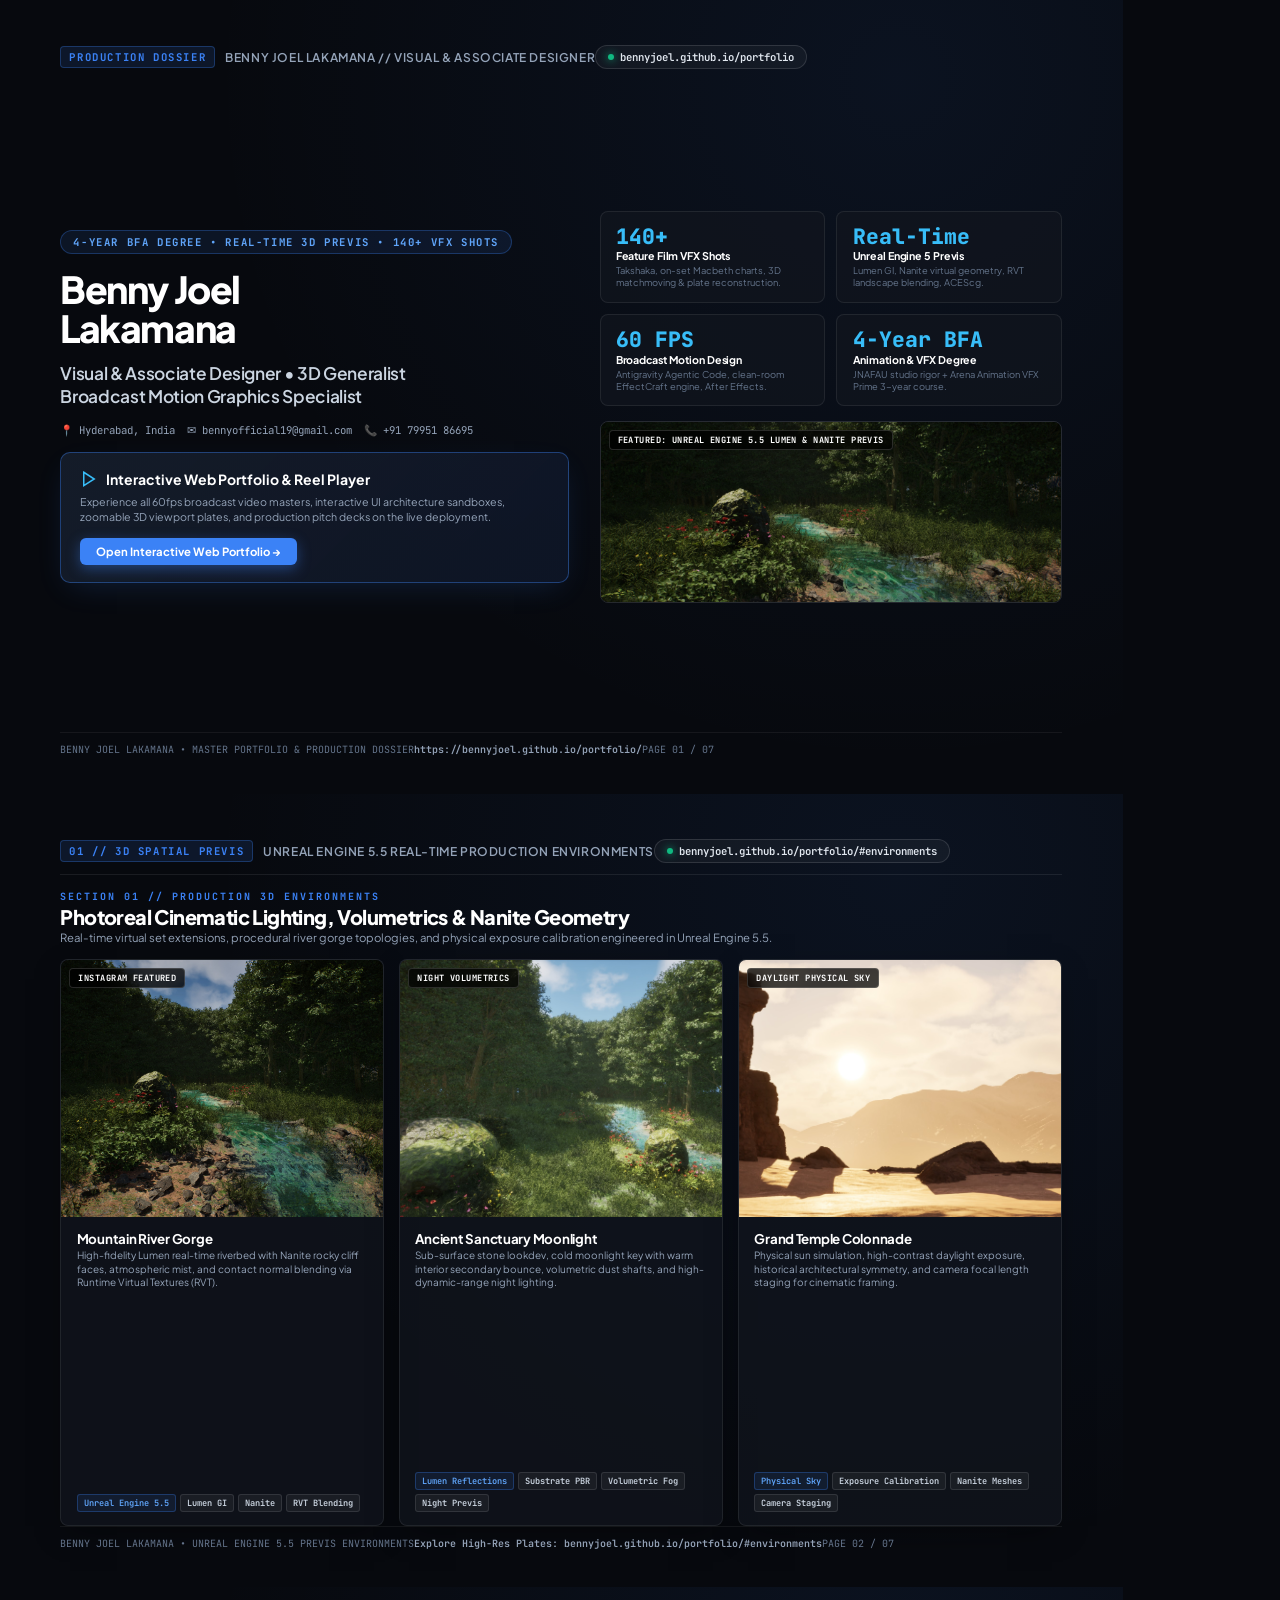
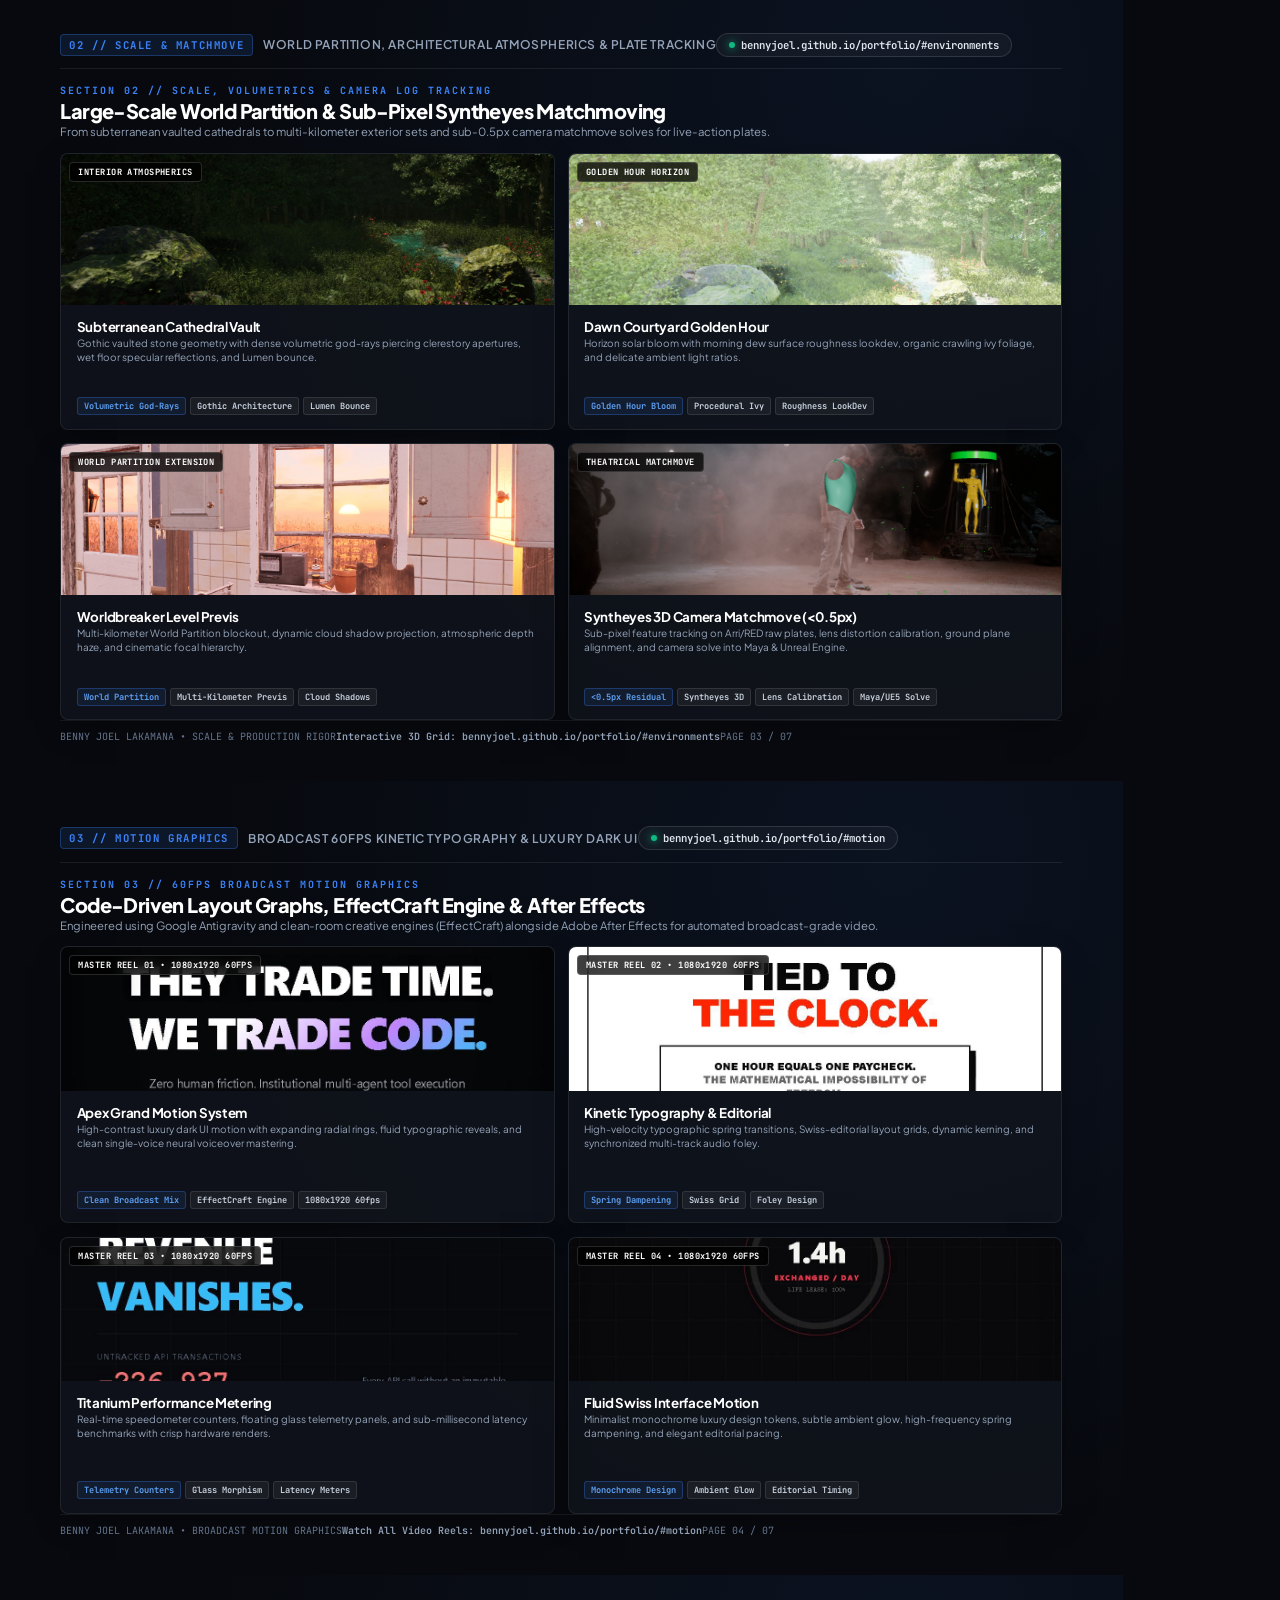
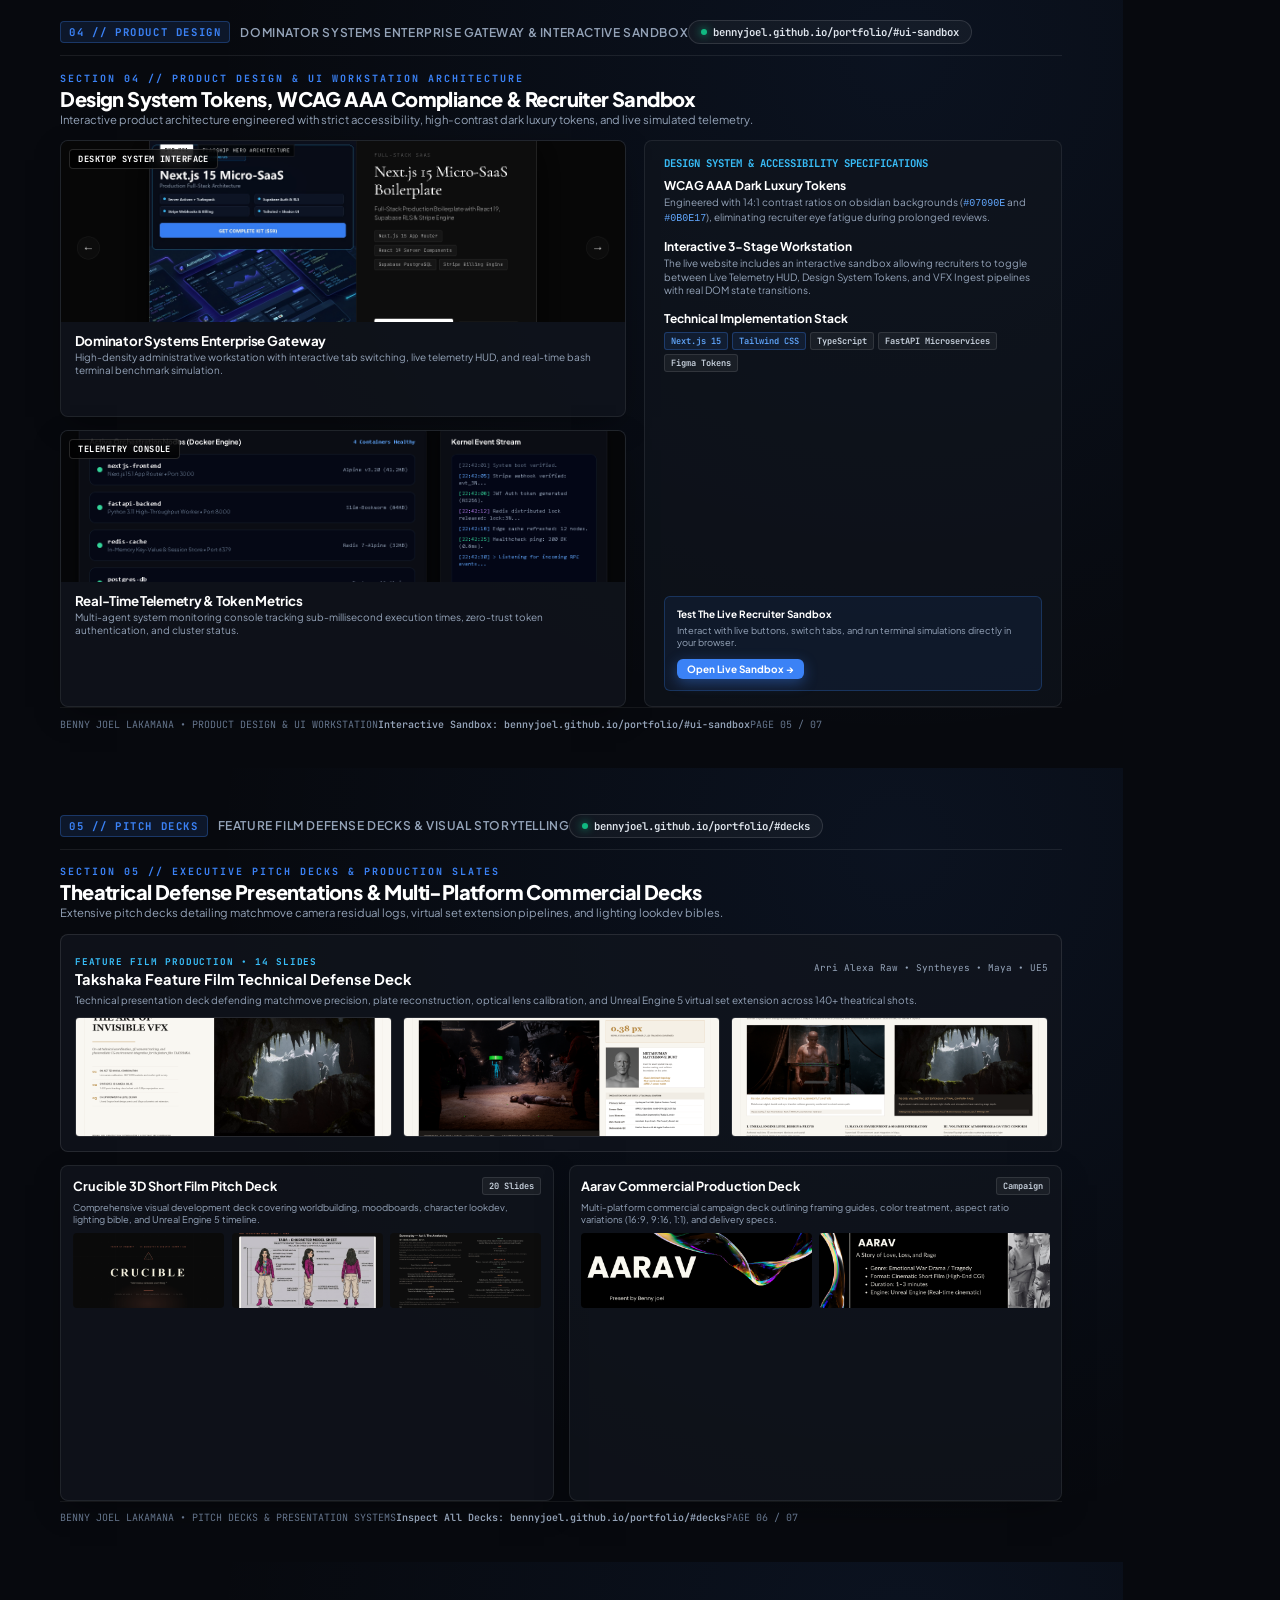
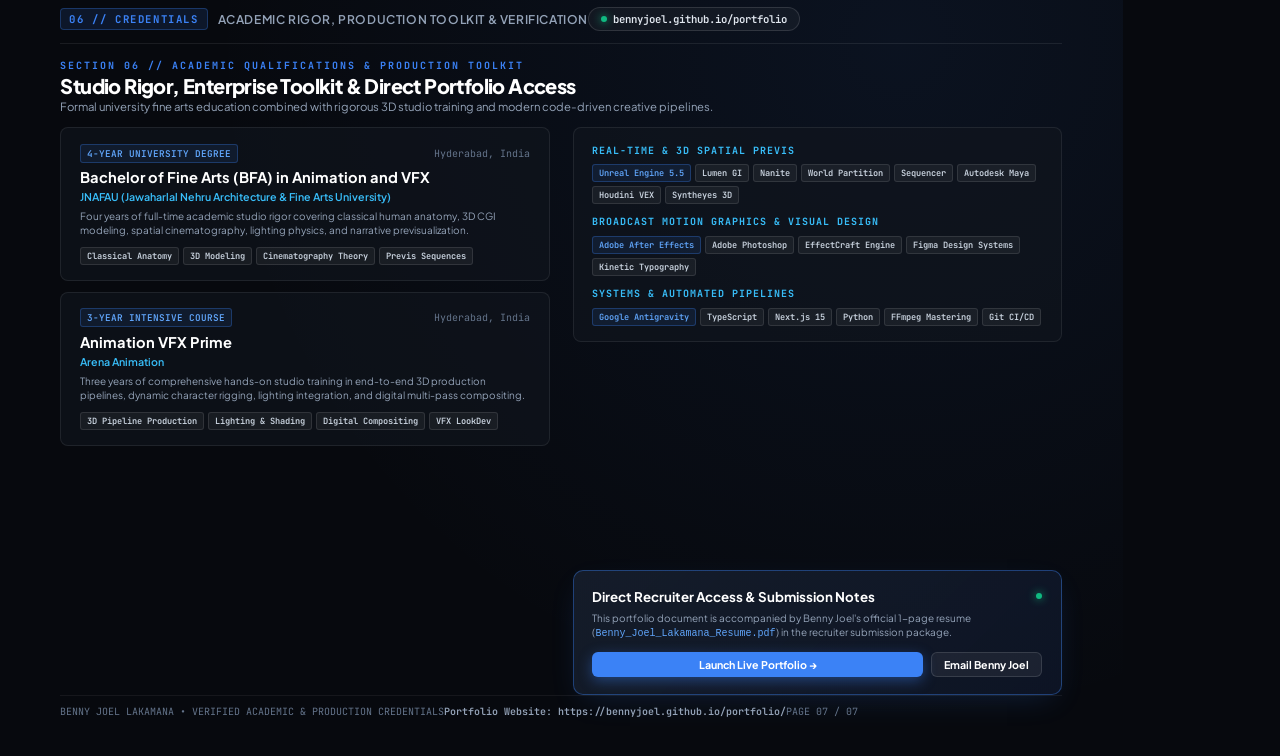
<file: Benny_Joel_Lakamana_Portfolio.html>
<!DOCTYPE html>
<html lang="en">
<head>
<meta charset="UTF-8">
<title>Benny Joel Lakamana — Master Portfolio & Production Dossier</title>
<style>
  @import url('https://fonts.googleapis.com/css2?family=Plus+Jakarta+Sans:wght@300;400;500;600;700;800&family=JetBrains+Mono:wght@400;500;600;700&display=swap');

  @page {
    size: 297mm 210mm;
    margin: 0;
  }

  *, *::before, *::after {
    box-sizing: border-box;
    margin: 0;
    padding: 0;
  }

  body {
    background-color: #07090E;
    color: #F8FAFC;
    font-family: 'Plus Jakarta Sans', system-ui, -apple-system, sans-serif;
    -webkit-print-color-adjust: exact;
    print-color-adjust: exact;
    overflow-x: hidden;
  }

  /* PAGE CONTAINER */
  .page {
    width: 297mm;
    height: 210mm;
    max-height: 210mm;
    page-break-after: always;
    page-break-inside: avoid;
    overflow: hidden;
    position: relative;
    padding: 12mm 16mm 10mm 16mm;
    background: #07090E radial-gradient(circle at 80% 10%, rgba(59, 130, 246, 0.08) 0%, transparent 60%);
    display: flex;
    flex-direction: column;
    justifyContent: space-between;
  }

  /* TOP HEADER (Pages 2-7) */
  .page-header {
    display: flex;
    justifyContent: space-between;
    align-items: center;
    border-bottom: 1px solid rgba(255, 255, 255, 0.08);
    padding-bottom: 3mm;
    margin-bottom: 4mm;
  }

  .header-left {
    display: flex;
    align-items: center;
    gap: 10px;
  }

  .header-tag {
    font-family: 'JetBrains Mono', monospace;
    font-size: 8pt;
    font-weight: 700;
    color: #3B82F6;
    letter-spacing: 0.15em;
    background: rgba(59, 130, 246, 0.12);
    padding: 3px 8px;
    border-radius: 4px;
    border: 1px solid rgba(59, 130, 246, 0.3);
  }

  .header-name {
    font-size: 9pt;
    font-weight: 600;
    color: #94A3B8;
    letter-spacing: 0.05em;
  }

  .header-link-pill {
    display: inline-flex;
    align-items: center;
    gap: 6px;
    font-family: 'JetBrains Mono', monospace;
    font-size: 8pt;
    font-weight: 600;
    color: #E2E8F0;
    text-decoration: none;
    background: rgba(255, 255, 255, 0.04);
    border: 1px solid rgba(255, 255, 255, 0.12);
    padding: 4px 12px;
    border-radius: 20px;
    transition: all 0.2s;
  }

  .pulse-dot {
    width: 6px;
    height: 6px;
    border-radius: 50%;
    background: #10B981;
    box-shadow: 0 0 8px #10B981;
  }

  /* SECTION TITLE BLOCK */
  .section-intro {
    margin-bottom: 3.5mm;
  }

  .section-num {
    font-family: 'JetBrains Mono', monospace;
    font-size: 7.5pt;
    font-weight: 700;
    color: #3B82F6;
    letter-spacing: 0.2em;
    text-transform: uppercase;
    margin-bottom: 2px;
  }

  .section-title {
    font-size: 15pt;
    font-weight: 800;
    letter-spacing: -0.03em;
    color: #FFFFFF;
    line-height: 1.15;
  }

  .section-desc {
    font-size: 8.5pt;
    color: #94A3B8;
    margin-top: 2px;
    line-height: 1.35;
  }

  /* FOOTER */
  .page-footer {
    display: flex;
    justifyContent: space-between;
    align-items: center;
    border-top: 1px solid rgba(255, 255, 255, 0.06);
    padding-top: 2.5mm;
    margin-top: auto;
    font-family: 'JetBrains Mono', monospace;
    font-size: 7.5pt;
    color: #64748B;
  }

  .footer-link {
    color: #94A3B8;
    text-decoration: none;
    font-weight: 600;
  }

  .footer-link:hover {
    color: #3B82F6;
  }

  /* CARDS & GRIDS */
  .grid-3col {
    display: grid;
    grid-template-columns: repeat(3, 1fr);
    gap: 4mm;
    flex: 1;
  }

  .grid-2x2 {
    display: grid;
    grid-template-columns: repeat(2, 1fr);
    grid-template-rows: repeat(2, 1fr);
    gap: 3.5mm;
    flex: 1;
  }

  .card {
    background: rgba(18, 22, 31, 0.7);
    border: 1px solid rgba(255, 255, 255, 0.08);
    border-radius: 8px;
    overflow: hidden;
    display: flex;
    flex-direction: column;
    box-shadow: 0 10px 30px -10px rgba(0, 0, 0, 0.5);
  }

  .card-img-wrap {
    width: 100%;
    position: relative;
    overflow: hidden;
    background: #0B0E17;
  }

  .card-img {
    width: 100%;
    height: 100%;
    object-fit: cover;
    display: block;
  }

  .card-badge {
    position: absolute;
    top: 8px;
    left: 8px;
    font-family: 'JetBrains Mono', monospace;
    font-size: 6.5pt;
    font-weight: 700;
    color: #FFFFFF;
    background: rgba(0, 0, 0, 0.75);
    border: 1px solid rgba(255, 255, 255, 0.15);
    backdrop-filter: blur(8px);
    padding: 3px 8px;
    border-radius: 4px;
    letter-spacing: 0.05em;
  }

  .card-body {
    padding: 3.5mm 4mm;
    display: flex;
    flex-direction: column;
    justifyContent: space-between;
    flex: 1;
  }

  .card-title {
    font-size: 10pt;
    font-weight: 700;
    color: #FFFFFF;
    letter-spacing: -0.02em;
    margin-bottom: 2px;
  }

  .card-desc {
    font-size: 7.5pt;
    color: #94A3B8;
    line-height: 1.35;
    margin-bottom: 3mm;
  }

  .card-pills {
    display: flex;
    flex-wrap: wrap;
    gap: 4px;
    margin-top: auto;
  }

  .card-pill {
    font-family: 'JetBrains Mono', monospace;
    font-size: 6.5pt;
    font-weight: 600;
    color: #CBD5E1;
    background: rgba(255, 255, 255, 0.05);
    border: 1px solid rgba(255, 255, 255, 0.1);
    padding: 2px 6px;
    border-radius: 3px;
  }

  .card-pill.highlight {
    color: #60A5FA;
    background: rgba(59, 130, 246, 0.1);
    border-color: rgba(59, 130, 246, 0.3);
  }

  /* ============================================================== */
  /* PAGE 1: COVER LAYOUT */
  /* ============================================================== */
  .cover-layout {
    display: grid;
    grid-template-columns: 1.1fr 1fr;
    gap: 8mm;
    flex: 1;
    align-items: center;
    margin-top: 2mm;
    margin-bottom: 2mm;
  }

  .cover-left {
    display: flex;
    flex-direction: column;
    gap: 4mm;
  }

  .eyebrow-badge {
    display: inline-flex;
    align-items: center;
    gap: 8px;
    background: rgba(59, 130, 246, 0.1);
    border: 1px solid rgba(59, 130, 246, 0.3);
    padding: 4px 12px;
    border-radius: 20px;
    font-family: 'JetBrains Mono', monospace;
    font-size: 8pt;
    font-weight: 700;
    color: #60A5FA;
    letter-spacing: 0.15em;
    width: fit-content;
  }

  .cover-name {
    font-size: 28pt;
    font-weight: 800;
    color: #FFFFFF;
    letter-spacing: -0.04em;
    line-height: 1.05;
  }

  .cover-role {
    font-size: 13pt;
    font-weight: 600;
    color: #CBD5E1;
    letter-spacing: -0.02em;
    line-height: 1.3;
  }

  .cover-contacts {
    display: flex;
    flex-wrap: wrap;
    gap: 12px;
    font-family: 'JetBrains Mono', monospace;
    font-size: 8pt;
    color: #94A3B8;
  }

  .cover-cta-box {
    background: linear-gradient(135deg, rgba(30, 41, 59, 0.6) 0%, rgba(15, 23, 42, 0.8) 100%);
    border: 1px solid rgba(59, 130, 246, 0.4);
    border-radius: 10px;
    padding: 4.5mm 5mm;
    box-shadow: 0 10px 30px -10px rgba(59, 130, 246, 0.2);
  }

  .cover-cta-title {
    font-size: 10.5pt;
    font-weight: 700;
    color: #FFFFFF;
    display: flex;
    align-items: center;
    gap: 8px;
    margin-bottom: 2mm;
  }

  .cover-cta-desc {
    font-size: 8pt;
    color: #94A3B8;
    line-height: 1.4;
    margin-bottom: 3.5mm;
  }

  .cover-btn {
    display: inline-flex;
    align-items: center;
    gap: 8px;
    background: #3B82F6;
    color: #FFFFFF;
    text-decoration: none;
    font-weight: 700;
    font-size: 8.5pt;
    padding: 6px 16px;
    border-radius: 6px;
    box-shadow: 0 4px 14px rgba(59, 130, 246, 0.4);
  }

  .cover-right {
    display: flex;
    flex-direction: column;
    gap: 4mm;
  }

  .kpi-grid {
    display: grid;
    grid-template-columns: repeat(2, 1fr);
    gap: 3mm;
  }

  .kpi-card {
    background: rgba(18, 22, 31, 0.7);
    border: 1px solid rgba(255, 255, 255, 0.08);
    border-radius: 8px;
    padding: 3.5mm 4mm;
  }

  .kpi-num {
    font-family: 'JetBrains Mono', monospace;
    font-size: 16pt;
    font-weight: 800;
    color: #38BDF8;
    line-height: 1.1;
  }

  .kpi-label {
    font-size: 8pt;
    font-weight: 700;
    color: #FFFFFF;
    margin-top: 1px;
    letter-spacing: -0.01em;
  }

  .kpi-sub {
    font-size: 7pt;
    color: #64748B;
    margin-top: 2px;
    line-height: 1.3;
  }

  .cover-hero-img-wrap {
    width: 100%;
    height: 48mm;
    border-radius: 8px;
    overflow: hidden;
    position: relative;
    border: 1px solid rgba(255, 255, 255, 0.12);
  }

  /* ============================================================== */
  /* PAGE 5: UI ARCHITECTURE SPLIT */
  /* ============================================================== */
  .ui-layout {
    display: grid;
    grid-template-columns: 1.15fr 0.85fr;
    gap: 5mm;
    flex: 1;
  }

  .ui-preview-col {
    display: flex;
    flex-direction: column;
    gap: 3.5mm;
  }

  .ui-spec-col {
    display: flex;
    flex-direction: column;
    justifyContent: space-between;
    background: rgba(18, 22, 31, 0.6);
    border: 1px solid rgba(255, 255, 255, 0.08);
    border-radius: 8px;
    padding: 4mm 5mm;
  }

  /* ============================================================== */
  /* PAGE 6: DECK TRILOGY */
  /* ============================================================== */
  .deck-featured {
    background: rgba(18, 22, 31, 0.7);
    border: 1px solid rgba(255, 255, 255, 0.1);
    border-radius: 8px;
    padding: 3.5mm;
    margin-bottom: 3.5mm;
  }

  .deck-thumbs-strip {
    display: grid;
    grid-template-columns: repeat(3, 1fr);
    gap: 3mm;
    margin-top: 2.5mm;
  }

  .deck-2col {
    display: grid;
    grid-template-columns: repeat(2, 1fr);
    gap: 4mm;
    flex: 1;
  }

  /* ============================================================== */
  /* PAGE 7: CREDENTIALS & TOOLKIT */
  /* ============================================================== */
  .creds-layout {
    display: grid;
    grid-template-columns: 1fr 1fr;
    gap: 6mm;
    flex: 1;
  }

  .edu-box {
    background: rgba(18, 22, 31, 0.6);
    border: 1px solid rgba(255, 255, 255, 0.08);
    border-radius: 8px;
    padding: 4mm 5mm;
    margin-bottom: 3mm;
  }

  .toolkit-group {
    margin-bottom: 3mm;
  }

  .toolkit-heading {
    font-family: 'JetBrains Mono', monospace;
    font-size: 7.5pt;
    font-weight: 700;
    color: #38BDF8;
    letter-spacing: 0.1em;
    text-transform: uppercase;
    margin-bottom: 2mm;
  }
</style>
</head>
<body>

  <!-- =================================================================== -->
  <!-- PAGE 1: COVER & EXECUTIVE OVERVIEW -->
  <!-- =================================================================== -->
  <div class="page">
    <div class="page-header" style="border: none; margin-bottom: 0;">
      <div class="header-left">
        <span class="header-tag">PRODUCTION DOSSIER</span>
        <span class="header-name">BENNY JOEL LAKAMANA // VISUAL & ASSOCIATE DESIGNER</span>
      </div>
      <a href="https://bennyjoel.github.io/portfolio/" class="header-link-pill">
        <div class="pulse-dot"></div>
        bennyjoel.github.io/portfolio
      </a>
    </div>

    <div class="cover-layout">
      <div class="cover-left">
        <div class="eyebrow-badge">4-YEAR BFA DEGREE • REAL-TIME 3D PREVIS • 140+ VFX SHOTS</div>
        <h1 class="cover-name">Benny Joel<br>Lakamana</h1>
        <div class="cover-role">Visual & Associate Designer • 3D Generalist<br>Broadcast Motion Graphics Specialist</div>
        
        <div class="cover-contacts">
          <span>📍 Hyderabad, India</span>
          <span>✉ bennyofficial19@gmail.com</span>
          <span>📞 +91 79951 86695</span>
        </div>

        <div class="cover-cta-box">
          <div class="cover-cta-title">
            <svg width="18" height="18" fill="none" stroke="#38BDF8" stroke-width="2" viewBox="0 0 24 24"><polygon points="5 3 19 12 5 21 5 3"></polygon></svg>
            Interactive Web Portfolio & Reel Player
          </div>
          <p class="cover-cta-desc">
            Experience all 60fps broadcast video masters, interactive UI architecture sandboxes, zoomable 3D viewport plates, and production pitch decks on the live deployment.
          </p>
          <a href="https://bennyjoel.github.io/portfolio/" class="cover-btn">
            Open Interactive Web Portfolio →
          </a>
        </div>
      </div>

      <div class="cover-right">
        <div class="kpi-grid">
          <div class="kpi-card">
            <div class="kpi-num">140+</div>
            <div class="kpi-label">Feature Film VFX Shots</div>
            <div class="kpi-sub">Takshaka, on-set Macbeth charts, 3D matchmoving & plate reconstruction.</div>
          </div>
          <div class="kpi-card">
            <div class="kpi-num">Real-Time</div>
            <div class="kpi-label">Unreal Engine 5 Previs</div>
            <div class="kpi-sub">Lumen GI, Nanite virtual geometry, RVT landscape blending, ACEScg.</div>
          </div>
          <div class="kpi-card">
            <div class="kpi-num">60 FPS</div>
            <div class="kpi-label">Broadcast Motion Design</div>
            <div class="kpi-sub">Antigravity Agentic Code, clean-room EffectCraft engine, After Effects.</div>
          </div>
          <div class="kpi-card">
            <div class="kpi-num">4-Year BFA</div>
            <div class="kpi-label">Animation & VFX Degree</div>
            <div class="kpi-sub">JNAFAU studio rigor + Arena Animation VFX Prime 3-year course.</div>
          </div>
        </div>

        <div class="cover-hero-img-wrap">
          <img src="assets/images/env_instagram_river_gorge.jpg" class="card-img" alt="Unreal Engine 5 Showcase">
          <div class="card-badge">FEATURED: UNREAL ENGINE 5.5 LUMEN & NANITE PREVIS</div>
        </div>
      </div>
    </div>

    <div class="page-footer">
      <span class="footer-left">BENNY JOEL LAKAMANA • MASTER PORTFOLIO & PRODUCTION DOSSIER</span>
      <span class="footer-center"><a href="https://bennyjoel.github.io/portfolio/" class="footer-link">https://bennyjoel.github.io/portfolio/</a></span>
      <span class="footer-right">PAGE 01 / 07</span>
    </div>
  </div>

  <!-- =================================================================== -->
  <!-- PAGE 2: 3D SPATIAL PREVIS & REAL-TIME ENVIRONMENTS -->
  <!-- =================================================================== -->
  <div class="page">
    <div class="page-header">
      <div class="header-left">
        <span class="header-tag">01 // 3D SPATIAL PREVIS</span>
        <span class="header-name">UNREAL ENGINE 5.5 REAL-TIME PRODUCTION ENVIRONMENTS</span>
      </div>
      <a href="https://bennyjoel.github.io/portfolio/#environments" class="header-link-pill">
        <div class="pulse-dot"></div>
        bennyjoel.github.io/portfolio/#environments
      </a>
    </div>

    <div class="section-intro">
      <div class="section-num">SECTION 01 // PRODUCTION 3D ENVIRONMENTS</div>
      <h2 class="section-title">Photoreal Cinematic Lighting, Volumetrics & Nanite Geometry</h2>
      <p class="section-desc">Real-time virtual set extensions, procedural river gorge topologies, and physical exposure calibration engineered in Unreal Engine 5.5.</p>
    </div>

    <div class="grid-3col">
      <!-- Card 1 -->
      <div class="card">
        <div class="card-img-wrap" style="height: 68mm;">
          <img src="assets/images/env_instagram_river_gorge.jpg" class="card-img" alt="Mountain River Gorge">
          <div class="card-badge">INSTAGRAM FEATURED</div>
        </div>
        <div class="card-body">
          <h3 class="card-title">Mountain River Gorge</h3>
          <p class="card-desc">
            High-fidelity Lumen real-time riverbed with Nanite rocky cliff faces, atmospheric mist, and contact normal blending via Runtime Virtual Textures (RVT).
          </p>
          <div class="card-pills">
            <span class="card-pill highlight">Unreal Engine 5.5</span>
            <span class="card-pill">Lumen GI</span>
            <span class="card-pill">Nanite</span>
            <span class="card-pill">RVT Blending</span>
          </div>
        </div>
      </div>

      <!-- Card 2 -->
      <div class="card">
        <div class="card-img-wrap" style="height: 68mm;">
          <img src="assets/images/env_night_sanctuary_moonlight.jpg" class="card-img" alt="Ancient Sanctuary">
          <div class="card-badge">NIGHT VOLUMETRICS</div>
        </div>
        <div class="card-body">
          <h3 class="card-title">Ancient Sanctuary Moonlight</h3>
          <p class="card-desc">
            Sub-surface stone lookdev, cold moonlight key with warm interior secondary bounce, volumetric dust shafts, and high-dynamic-range night lighting.
          </p>
          <div class="card-pills">
            <span class="card-pill highlight">Lumen Reflections</span>
            <span class="card-pill">Substrate PBR</span>
            <span class="card-pill">Volumetric Fog</span>
            <span class="card-pill">Night Previs</span>
          </div>
        </div>
      </div>

      <!-- Card 3 -->
      <div class="card">
        <div class="card-img-wrap" style="height: 68mm;">
          <img src="assets/images/env_day_colonnade_vista.jpg" class="card-img" alt="Grand Temple Colonnade">
          <div class="card-badge">DAYLIGHT PHYSICAL SKY</div>
        </div>
        <div class="card-body">
          <h3 class="card-title">Grand Temple Colonnade</h3>
          <p class="card-desc">
            Physical sun simulation, high-contrast daylight exposure, historical architectural symmetry, and camera focal length staging for cinematic framing.
          </p>
          <div class="card-pills">
            <span class="card-pill highlight">Physical Sky</span>
            <span class="card-pill">Exposure Calibration</span>
            <span class="card-pill">Nanite Meshes</span>
            <span class="card-pill">Camera Staging</span>
          </div>
        </div>
      </div>
    </div>

    <div class="page-footer">
      <span class="footer-left">BENNY JOEL LAKAMANA • UNREAL ENGINE 5.5 PREVIS ENVIRONMENTS</span>
      <span class="footer-center"><a href="https://bennyjoel.github.io/portfolio/#environments" class="footer-link">Explore High-Res Plates: bennyjoel.github.io/portfolio/#environments</a></span>
      <span class="footer-right">PAGE 02 / 07</span>
    </div>
  </div>

  <!-- =================================================================== -->
  <!-- PAGE 3: SCALE, VOLUMETRICS & THEATRICAL MATCHMOVE -->
  <!-- =================================================================== -->
  <div class="page">
    <div class="page-header">
      <div class="header-left">
        <span class="header-tag">02 // SCALE & MATCHMOVE</span>
        <span class="header-name">WORLD PARTITION, ARCHITECTURAL ATMOSPHERICS & PLATE TRACKING</span>
      </div>
      <a href="https://bennyjoel.github.io/portfolio/#environments" class="header-link-pill">
        <div class="pulse-dot"></div>
        bennyjoel.github.io/portfolio/#environments
      </a>
    </div>

    <div class="section-intro">
      <div class="section-num">SECTION 02 // SCALE, VOLUMETRICS & CAMERA LOG TRACKING</div>
      <h2 class="section-title">Large-Scale World Partition & Sub-Pixel Syntheyes Matchmoving</h2>
      <p class="section-desc">From subterranean vaulted cathedrals to multi-kilometer exterior sets and sub-0.5px camera matchmove solves for live-action plates.</p>
    </div>

    <div class="grid-2x2">
      <!-- Card 1 -->
      <div class="card">
        <div class="card-img-wrap" style="height: 40mm;">
          <img src="assets/images/env_night_cathedral_ruins.jpg" class="card-img" alt="Cathedral Ruins">
          <div class="card-badge">INTERIOR ATMOSPHERICS</div>
        </div>
        <div class="card-body">
          <h3 class="card-title">Subterranean Cathedral Vault</h3>
          <p class="card-desc">Gothic vaulted stone geometry with dense volumetric god-rays piercing clerestory apertures, wet floor specular reflections, and Lumen bounce.</p>
          <div class="card-pills">
            <span class="card-pill highlight">Volumetric God-Rays</span>
            <span class="card-pill">Gothic Architecture</span>
            <span class="card-pill">Lumen Bounce</span>
          </div>
        </div>
      </div>

      <!-- Card 2 -->
      <div class="card">
        <div class="card-img-wrap" style="height: 40mm;">
          <img src="assets/images/env_dawn_atmospheric_courtyard.jpg" class="card-img" alt="Dawn Courtyard">
          <div class="card-badge">GOLDEN HOUR HORIZON</div>
        </div>
        <div class="card-body">
          <h3 class="card-title">Dawn Courtyard Golden Hour</h3>
          <p class="card-desc">Horizon solar bloom with morning dew surface roughness lookdev, organic crawling ivy foliage, and delicate ambient light ratios.</p>
          <div class="card-pills">
            <span class="card-pill highlight">Golden Hour Bloom</span>
            <span class="card-pill">Procedural Ivy</span>
            <span class="card-pill">Roughness LookDev</span>
          </div>
        </div>
      </div>

      <!-- Card 3 -->
      <div class="card">
        <div class="card-img-wrap" style="height: 40mm;">
          <img src="assets/images/env_worldbreaker_cinematic.jpg" class="card-img" alt="Worldbreaker Level">
          <div class="card-badge">WORLD PARTITION EXTENSION</div>
        </div>
        <div class="card-body">
          <h3 class="card-title">Worldbreaker Level Previs</h3>
          <p class="card-desc">Multi-kilometer World Partition blockout, dynamic cloud shadow projection, atmospheric depth haze, and cinematic focal hierarchy.</p>
          <div class="card-pills">
            <span class="card-pill highlight">World Partition</span>
            <span class="card-pill">Multi-Kilometer Previs</span>
            <span class="card-pill">Cloud Shadows</span>
          </div>
        </div>
      </div>

      <!-- Card 4 -->
      <div class="card">
        <div class="card-img-wrap" style="height: 40mm;">
          <img src="assets/images/test_syntheyes_track.png" class="card-img" alt="Syntheyes Matchmove">
          <div class="card-badge">THEATRICAL MATCHMOVE</div>
        </div>
        <div class="card-body">
          <h3 class="card-title">Syntheyes 3D Camera Matchmove (&lt;0.5px)</h3>
          <p class="card-desc">Sub-pixel feature tracking on Arri/RED raw plates, lens distortion calibration, ground plane alignment, and camera solve into Maya & Unreal Engine.</p>
          <div class="card-pills">
            <span class="card-pill highlight">&lt;0.5px Residual</span>
            <span class="card-pill">Syntheyes 3D</span>
            <span class="card-pill">Lens Calibration</span>
            <span class="card-pill">Maya/UE5 Solve</span>
          </div>
        </div>
      </div>
    </div>

    <div class="page-footer">
      <span class="footer-left">BENNY JOEL LAKAMANA • SCALE & PRODUCTION RIGOR</span>
      <span class="footer-center"><a href="https://bennyjoel.github.io/portfolio/#environments" class="footer-link">Interactive 3D Grid: bennyjoel.github.io/portfolio/#environments</a></span>
      <span class="footer-right">PAGE 03 / 07</span>
    </div>
  </div>

  <!-- =================================================================== -->
  <!-- PAGE 4: BROADCAST MOTION GRAPHICS & KINETIC TYPOGRAPHY -->
  <!-- =================================================================== -->
  <div class="page">
    <div class="page-header">
      <div class="header-left">
        <span class="header-tag">03 // MOTION GRAPHICS</span>
        <span class="header-name">BROADCAST 60FPS KINETIC TYPOGRAPHY & LUXURY DARK UI</span>
      </div>
      <a href="https://bennyjoel.github.io/portfolio/#motion" class="header-link-pill">
        <div class="pulse-dot"></div>
        bennyjoel.github.io/portfolio/#motion
      </a>
    </div>

    <div class="section-intro">
      <div class="section-num">SECTION 03 // 60FPS BROADCAST MOTION GRAPHICS</div>
      <h2 class="section-title">Code-Driven Layout Graphs, EffectCraft Engine & After Effects</h2>
      <p class="section-desc">Engineered using Google Antigravity and clean-room creative engines (EffectCraft) alongside Adobe After Effects for automated broadcast-grade video.</p>
    </div>

    <div class="grid-2x2">
      <!-- Card 1 -->
      <div class="card">
        <div class="card-img-wrap" style="height: 38mm;">
          <img src="assets/images/thumb_apex_motion.jpg" class="card-img" alt="Apex Grand Motion">
          <div class="card-badge">MASTER REEL 01 • 1080x1920 60FPS</div>
        </div>
        <div class="card-body">
          <h3 class="card-title">Apex Grand Motion System</h3>
          <p class="card-desc">High-contrast luxury dark UI motion with expanding radial rings, fluid typographic reveals, and clean single-voice neural voiceover mastering.</p>
          <div class="card-pills">
            <span class="card-pill highlight">Clean Broadcast Mix</span>
            <span class="card-pill">EffectCraft Engine</span>
            <span class="card-pill">1080x1920 60fps</span>
          </div>
        </div>
      </div>

      <!-- Card 2 -->
      <div class="card">
        <div class="card-img-wrap" style="height: 38mm;">
          <img src="assets/images/thumb_kinetic_typography.jpg" class="card-img" alt="Kinetic Typography">
          <div class="card-badge">MASTER REEL 02 • 1080x1920 60FPS</div>
        </div>
        <div class="card-body">
          <h3 class="card-title">Kinetic Typography & Editorial</h3>
          <p class="card-desc">High-velocity typographic spring transitions, Swiss-editorial layout grids, dynamic kerning, and synchronized multi-track audio foley.</p>
          <div class="card-pills">
            <span class="card-pill highlight">Spring Dampening</span>
            <span class="card-pill">Swiss Grid</span>
            <span class="card-pill">Foley Design</span>
          </div>
        </div>
      </div>

      <!-- Card 3 -->
      <div class="card">
        <div class="card-img-wrap" style="height: 38mm;">
          <img src="assets/images/thumb_titanium_metering.jpg" class="card-img" alt="Titanium Metering">
          <div class="card-badge">MASTER REEL 03 • 1080x1920 60FPS</div>
        </div>
        <div class="card-body">
          <h3 class="card-title">Titanium Performance Metering</h3>
          <p class="card-desc">Real-time speedometer counters, floating glass telemetry panels, and sub-millisecond latency benchmarks with crisp hardware renders.</p>
          <div class="card-pills">
            <span class="card-pill highlight">Telemetry Counters</span>
            <span class="card-pill">Glass Morphism</span>
            <span class="card-pill">Latency Meters</span>
          </div>
        </div>
      </div>

      <!-- Card 4 -->
      <div class="card">
        <div class="card-img-wrap" style="height: 38mm;">
          <img src="assets/images/thumb_fluid_swiss.jpg" class="card-img" alt="Fluid Swiss Motion">
          <div class="card-badge">MASTER REEL 04 • 1080x1920 60FPS</div>
        </div>
        <div class="card-body">
          <h3 class="card-title">Fluid Swiss Interface Motion</h3>
          <p class="card-desc">Minimalist monochrome luxury design tokens, subtle ambient glow, high-frequency spring dampening, and elegant editorial pacing.</p>
          <div class="card-pills">
            <span class="card-pill highlight">Monochrome Design</span>
            <span class="card-pill">Ambient Glow</span>
            <span class="card-pill">Editorial Timing</span>
          </div>
        </div>
      </div>
    </div>

    <div class="page-footer">
      <span class="footer-left">BENNY JOEL LAKAMANA • BROADCAST MOTION GRAPHICS</span>
      <span class="footer-center"><a href="https://bennyjoel.github.io/portfolio/#motion" class="footer-link">Watch All Video Reels: bennyjoel.github.io/portfolio/#motion</a></span>
      <span class="footer-right">PAGE 04 / 07</span>
    </div>
  </div>

  <!-- =================================================================== -->
  <!-- PAGE 5: PRODUCT DESIGN & INTERACTIVE ARCHITECTURE -->
  <!-- =================================================================== -->
  <div class="page">
    <div class="page-header">
      <div class="header-left">
        <span class="header-tag">04 // PRODUCT DESIGN</span>
        <span class="header-name">DOMINATOR SYSTEMS ENTERPRISE GATEWAY & INTERACTIVE SANDBOX</span>
      </div>
      <a href="https://bennyjoel.github.io/portfolio/#ui-sandbox" class="header-link-pill">
        <div class="pulse-dot"></div>
        bennyjoel.github.io/portfolio/#ui-sandbox
      </a>
    </div>

    <div class="section-intro">
      <div class="section-num">SECTION 04 // PRODUCT DESIGN & UI WORKSTATION ARCHITECTURE</div>
      <h2 class="section-title">Design System Tokens, WCAG AAA Compliance & Recruiter Sandbox</h2>
      <p class="section-desc">Interactive product architecture engineered with strict accessibility, high-contrast dark luxury tokens, and live simulated telemetry.</p>
    </div>

    <div class="ui-layout">
      <div class="ui-preview-col">
        <div class="card" style="flex: 1;">
          <div class="card-img-wrap" style="height: 48mm;">
            <img src="assets/images/ui_dominator_desktop.png" class="card-img" alt="Dominator Systems Desktop">
            <div class="card-badge">DESKTOP SYSTEM INTERFACE</div>
          </div>
          <div class="card-body" style="padding: 2.5mm 3.5mm;">
            <h3 class="card-title">Dominator Systems Enterprise Gateway</h3>
            <p class="card-desc">High-density administrative workstation with interactive tab switching, live telemetry HUD, and real-time bash terminal benchmark simulation.</p>
          </div>
        </div>

        <div class="card" style="flex: 1;">
          <div class="card-img-wrap" style="height: 40mm;">
            <img src="assets/images/ui_enterprise_dashboard.png" class="card-img" alt="Enterprise Dashboard">
            <div class="card-badge">TELEMETRY CONSOLE</div>
          </div>
          <div class="card-body" style="padding: 2.5mm 3.5mm;">
            <h3 class="card-title">Real-Time Telemetry & Token Metrics</h3>
            <p class="card-desc">Multi-agent system monitoring console tracking sub-millisecond execution times, zero-trust token authentication, and cluster status.</p>
          </div>
        </div>
      </div>

      <div class="ui-spec-col">
        <div>
          <div style="font-family: 'JetBrains Mono', monospace; font-size: 8pt; font-weight: 700; color: #38BDF8; margin-bottom: 2mm;">
            DESIGN SYSTEM & ACCESSIBILITY SPECIFICATIONS
          </div>

          <div style="margin-bottom: 3.5mm;">
            <h4 style="font-size: 9pt; color: #FFFFFF; font-weight: 700; margin-bottom: 1mm;">WCAG AAA Dark Luxury Tokens</h4>
            <p style="font-size: 7.5pt; color: #94A3B8; line-height: 1.35;">
              Engineered with 14:1 contrast ratios on obsidian backgrounds (<code style="color:#60A5FA;">#07090E</code> and <code style="color:#60A5FA;">#0B0E17</code>), eliminating recruiter eye fatigue during prolonged reviews.
            </p>
          </div>

          <div style="margin-bottom: 3.5mm;">
            <h4 style="font-size: 9pt; color: #FFFFFF; font-weight: 700; margin-bottom: 1mm;">Interactive 3-Stage Workstation</h4>
            <p style="font-size: 7.5pt; color: #94A3B8; line-height: 1.35;">
              The live website includes an interactive sandbox allowing recruiters to toggle between Live Telemetry HUD, Design System Tokens, and VFX Ingest pipelines with real DOM state transitions.
            </p>
          </div>

          <div style="margin-bottom: 3.5mm;">
            <h4 style="font-size: 9pt; color: #FFFFFF; font-weight: 700; margin-bottom: 1mm;">Technical Implementation Stack</h4>
            <div class="card-pills" style="margin-top: 1.5mm;">
              <span class="card-pill highlight">Next.js 15</span>
              <span class="card-pill highlight">Tailwind CSS</span>
              <span class="card-pill">TypeScript</span>
              <span class="card-pill">FastAPI Microservices</span>
              <span class="card-pill">Figma Tokens</span>
            </div>
          </div>
        </div>

        <div style="background: rgba(59, 130, 246, 0.08); border: 1px solid rgba(59, 130, 246, 0.25); border-radius: 6px; padding: 3mm; margin-top: auto;">
          <div style="font-size: 7.5pt; font-weight: 700; color: #FFFFFF; margin-bottom: 1mm;">Test The Live Recruiter Sandbox</div>
          <p style="font-size: 7pt; color: #94A3B8; line-height: 1.3; margin-bottom: 2mm;">
            Interact with live buttons, switch tabs, and run terminal simulations directly in your browser.
          </p>
          <a href="https://bennyjoel.github.io/portfolio/#ui-sandbox" class="cover-btn" style="padding: 4px 10px; font-size: 7.5pt;">
            Open Live Sandbox →
          </a>
        </div>
      </div>
    </div>

    <div class="page-footer">
      <span class="footer-left">BENNY JOEL LAKAMANA • PRODUCT DESIGN & UI WORKSTATION</span>
      <span class="footer-center"><a href="https://bennyjoel.github.io/portfolio/#ui-sandbox" class="footer-link">Interactive Sandbox: bennyjoel.github.io/portfolio/#ui-sandbox</a></span>
      <span class="footer-right">PAGE 05 / 07</span>
    </div>
  </div>

  <!-- =================================================================== -->
  <!-- PAGE 6: EXECUTIVE PITCH DECKS & PRODUCTION DOSSIERS -->
  <!-- =================================================================== -->
  <div class="page">
    <div class="page-header">
      <div class="header-left">
        <span class="header-tag">05 // PITCH DECKS</span>
        <span class="header-name">FEATURE FILM DEFENSE DECKS & VISUAL STORYTELLING</span>
      </div>
      <a href="https://bennyjoel.github.io/portfolio/#decks" class="header-link-pill">
        <div class="pulse-dot"></div>
        bennyjoel.github.io/portfolio/#decks
      </a>
    </div>

    <div class="section-intro">
      <div class="section-num">SECTION 05 // EXECUTIVE PITCH DECKS & PRODUCTION SLATES</div>
      <h2 class="section-title">Theatrical Defense Presentations & Multi-Platform Commercial Decks</h2>
      <p class="section-desc">Extensive pitch decks detailing matchmove camera residual logs, virtual set extension pipelines, and lighting lookdev bibles.</p>
    </div>

    <div style="display: flex; flex-direction: column; flex: 1; justify-content: space-between;">
      <!-- Deck 1 Featured -->
      <div class="deck-featured">
        <div style="display: flex; justify-content: space-between; align-items: center; margin-bottom: 1.5mm;">
          <div>
            <span style="font-family: 'JetBrains Mono', monospace; font-size: 7pt; font-weight: 700; color: #38BDF8; letter-spacing: 0.1em;">FEATURE FILM PRODUCTION • 14 SLIDES</span>
            <h3 style="font-size: 11pt; font-weight: 700; color: #FFFFFF; margin-top: 1px;">Takshaka Feature Film Technical Defense Deck</h3>
          </div>
          <span style="font-family: 'JetBrains Mono', monospace; font-size: 7pt; color: #94A3B8;">Arri Alexa Raw • Syntheyes • Maya • UE5</span>
        </div>
        <p style="font-size: 7.5pt; color: #94A3B8; line-height: 1.35;">
          Technical presentation deck defending matchmove precision, plate reconstruction, optical lens calibration, and Unreal Engine 5 virtual set extension across 140+ theatrical shots.
        </p>
        <div class="deck-thumbs-strip">
          <img src="assets/images/slide_01_cover.png" style="width: 100%; height: 32mm; object-fit: cover; border-radius: 4px; border: 1px solid rgba(255,255,255,0.1);" alt="Takshaka Slide 1">
          <img src="assets/images/slide_04_3d_matchmove.png" style="width: 100%; height: 32mm; object-fit: cover; border-radius: 4px; border: 1px solid rgba(255,255,255,0.1);" alt="Takshaka Slide 4">
          <img src="assets/images/slide_05_level_design.png" style="width: 100%; height: 32mm; object-fit: cover; border-radius: 4px; border: 1px solid rgba(255,255,255,0.1);" alt="Takshaka Slide 5">
        </div>
      </div>

      <!-- Deck 2 & 3 Split -->
      <div class="deck-2col">
        <!-- Crucible -->
        <div class="card" style="padding: 3mm;">
          <div style="display: flex; justify-content: space-between; align-items: center; margin-bottom: 1.5mm;">
            <h4 style="font-size: 9.5pt; font-weight: 700; color: #FFFFFF;">Crucible 3D Short Film Pitch Deck</h4>
            <span class="card-pill">20 Slides</span>
          </div>
          <p style="font-size: 7pt; color: #94A3B8; line-height: 1.3; margin-bottom: 2mm;">
            Comprehensive visual development deck covering worldbuilding, moodboards, character lookdev, lighting bible, and Unreal Engine 5 timeline.
          </p>
          <div style="display: grid; grid-template-columns: repeat(3, 1fr); gap: 2mm;">
            <img src="assets/images/crucible_slide_01.png" style="width: 100%; height: 20mm; object-fit: cover; border-radius: 4px;" alt="Crucible 1">
            <img src="assets/images/crucible_slide_05.png" style="width: 100%; height: 20mm; object-fit: cover; border-radius: 4px;" alt="Crucible 5">
            <img src="assets/images/crucible_slide_15.png" style="width: 100%; height: 20mm; object-fit: cover; border-radius: 4px;" alt="Crucible 15">
          </div>
        </div>

        <!-- Aarav -->
        <div class="card" style="padding: 3mm;">
          <div style="display: flex; justify-content: space-between; align-items: center; margin-bottom: 1.5mm;">
            <h4 style="font-size: 9.5pt; font-weight: 700; color: #FFFFFF;">Aarav Commercial Production Deck</h4>
            <span class="card-pill">Campaign</span>
          </div>
          <p style="font-size: 7pt; color: #94A3B8; line-height: 1.3; margin-bottom: 2mm;">
            Multi-platform commercial campaign deck outlining framing guides, color treatment, aspect ratio variations (16:9, 9:16, 1:1), and delivery specs.
          </p>
          <div style="display: grid; grid-template-columns: repeat(2, 1fr); gap: 2mm;">
            <img src="assets/images/aarav_slide_01.png" style="width: 100%; height: 20mm; object-fit: cover; border-radius: 4px;" alt="Aarav 1">
            <img src="assets/images/aarav_slide_02.png" style="width: 100%; height: 20mm; object-fit: cover; border-radius: 4px;" alt="Aarav 2">
          </div>
        </div>
      </div>
    </div>

    <div class="page-footer">
      <span class="footer-left">BENNY JOEL LAKAMANA • PITCH DECKS & PRESENTATION SYSTEMS</span>
      <span class="footer-center"><a href="https://bennyjoel.github.io/portfolio/#decks" class="footer-link">Inspect All Decks: bennyjoel.github.io/portfolio/#decks</a></span>
      <span class="footer-right">PAGE 06 / 07</span>
    </div>
  </div>

  <!-- =================================================================== -->
  <!-- PAGE 7: CREDENTIALS, TOOLKIT & DIRECT ACCESS -->
  <!-- =================================================================== -->
  <div class="page">
    <div class="page-header">
      <div class="header-left">
        <span class="header-tag">06 // CREDENTIALS</span>
        <span class="header-name">ACADEMIC RIGOR, PRODUCTION TOOLKIT & VERIFICATION</span>
      </div>
      <a href="https://bennyjoel.github.io/portfolio/" class="header-link-pill">
        <div class="pulse-dot"></div>
        bennyjoel.github.io/portfolio
      </a>
    </div>

    <div class="section-intro">
      <div class="section-num">SECTION 06 // ACADEMIC QUALIFICATIONS & PRODUCTION TOOLKIT</div>
      <h2 class="section-title">Studio Rigor, Enterprise Toolkit & Direct Portfolio Access</h2>
      <p class="section-desc">Formal university fine arts education combined with rigorous 3D studio training and modern code-driven creative pipelines.</p>
    </div>

    <div class="creds-layout">
      <!-- Left Column: Education -->
      <div>
        <div class="edu-box">
          <div style="display: flex; justify-content: space-between; align-items: center; margin-bottom: 1.5mm;">
            <span class="card-pill highlight" style="font-size: 7pt;">4-YEAR UNIVERSITY DEGREE</span>
            <span style="font-family: 'JetBrains Mono', monospace; font-size: 7.5pt; color: #64748B;">Hyderabad, India</span>
          </div>
          <h3 style="font-size: 11pt; font-weight: 700; color: #FFFFFF; margin-bottom: 1mm;">
            Bachelor of Fine Arts (BFA) in Animation and VFX
          </h3>
          <div style="font-size: 8pt; font-weight: 600; color: #38BDF8; margin-bottom: 2mm;">
            JNAFAU (Jawaharlal Nehru Architecture & Fine Arts University)
          </div>
          <p style="font-size: 7.5pt; color: #94A3B8; line-height: 1.35; margin-bottom: 2.5mm;">
            Four years of full-time academic studio rigor covering classical human anatomy, 3D CGI modeling, spatial cinematography, lighting physics, and narrative previsualization.
          </p>
          <div class="card-pills">
            <span class="card-pill">Classical Anatomy</span>
            <span class="card-pill">3D Modeling</span>
            <span class="card-pill">Cinematography Theory</span>
            <span class="card-pill">Previs Sequences</span>
          </div>
        </div>

        <div class="edu-box">
          <div style="display: flex; justify-content: space-between; align-items: center; margin-bottom: 1.5mm;">
            <span class="card-pill highlight" style="font-size: 7pt;">3-YEAR INTENSIVE COURSE</span>
            <span style="font-family: 'JetBrains Mono', monospace; font-size: 7.5pt; color: #64748B;">Hyderabad, India</span>
          </div>
          <h3 style="font-size: 11pt; font-weight: 700; color: #FFFFFF; margin-bottom: 1mm;">
            Animation VFX Prime
          </h3>
          <div style="font-size: 8pt; font-weight: 600; color: #38BDF8; margin-bottom: 2mm;">
            Arena Animation
          </div>
          <p style="font-size: 7.5pt; color: #94A3B8; line-height: 1.35; margin-bottom: 2.5mm;">
            Three years of comprehensive hands-on studio training in end-to-end 3D production pipelines, dynamic character rigging, lighting integration, and digital multi-pass compositing.
          </p>
          <div class="card-pills">
            <span class="card-pill">3D Pipeline Production</span>
            <span class="card-pill">Lighting & Shading</span>
            <span class="card-pill">Digital Compositing</span>
            <span class="card-pill">VFX LookDev</span>
          </div>
        </div>
      </div>

      <!-- Right Column: Toolkit & Action -->
      <div style="display: flex; flex-direction: column; justify-content: space-between;">
        <div style="background: rgba(18, 22, 31, 0.6); border: 1px solid rgba(255, 255, 255, 0.08); border-radius: 8px; padding: 4mm 5mm;">
          <div class="toolkit-group">
            <div class="toolkit-heading">Real-Time & 3D Spatial Previs</div>
            <div class="card-pills">
              <span class="card-pill highlight">Unreal Engine 5.5</span>
              <span class="card-pill">Lumen GI</span>
              <span class="card-pill">Nanite</span>
              <span class="card-pill">World Partition</span>
              <span class="card-pill">Sequencer</span>
              <span class="card-pill">Autodesk Maya</span>
              <span class="card-pill">Houdini VEX</span>
              <span class="card-pill">Syntheyes 3D</span>
            </div>
          </div>

          <div class="toolkit-group">
            <div class="toolkit-heading">Broadcast Motion Graphics & Visual Design</div>
            <div class="card-pills">
              <span class="card-pill highlight">Adobe After Effects</span>
              <span class="card-pill">Adobe Photoshop</span>
              <span class="card-pill">EffectCraft Engine</span>
              <span class="card-pill">Figma Design Systems</span>
              <span class="card-pill">Kinetic Typography</span>
            </div>
          </div>

          <div class="toolkit-group" style="margin-bottom: 0;">
            <div class="toolkit-heading">Systems & Automated Pipelines</div>
            <div class="card-pills">
              <span class="card-pill highlight">Google Antigravity</span>
              <span class="card-pill">TypeScript</span>
              <span class="card-pill">Next.js 15</span>
              <span class="card-pill">Python</span>
              <span class="card-pill">FFmpeg Mastering</span>
              <span class="card-pill">Git CI/CD</span>
            </div>
          </div>
        </div>

        <div class="cover-cta-box" style="margin-top: 3mm;">
          <div style="display: flex; justify-content: space-between; align-items: center; margin-bottom: 2mm;">
            <div style="font-size: 10pt; font-weight: 700; color: #FFFFFF;">
              Direct Recruiter Access & Submission Notes
            </div>
            <div class="pulse-dot"></div>
          </div>
          <p style="font-size: 7.5pt; color: #94A3B8; line-height: 1.35; margin-bottom: 3mm;">
            This portfolio document is accompanied by Benny Joel's official 1-page resume (<code style="color: #60A5FA;">Benny_Joel_Lakamana_Resume.pdf</code>) in the recruiter submission package.
          </p>
          <div style="display: flex; gap: 8px;">
            <a href="https://bennyjoel.github.io/portfolio/" class="cover-btn" style="flex: 1; justify-content: center; font-size: 8pt; padding: 5px 12px;">
              Launch Live Portfolio →
            </a>
            <a href="mailto:bennyofficial19@gmail.com" class="cover-btn" style="background: rgba(255,255,255,0.06); border: 1px solid rgba(255,255,255,0.12); box-shadow: none; font-size: 8pt; padding: 5px 12px;">
              Email Benny Joel
            </a>
          </div>
        </div>
      </div>
    </div>

    <div class="page-footer">
      <span class="footer-left">BENNY JOEL LAKAMANA • VERIFIED ACADEMIC & PRODUCTION CREDENTIALS</span>
      <span class="footer-center"><a href="https://bennyjoel.github.io/portfolio/" class="footer-link">Portfolio Website: https://bennyjoel.github.io/portfolio/</a></span>
      <span class="footer-right">PAGE 07 / 07</span>
    </div>
  </div>

</body>
</html>
</file>
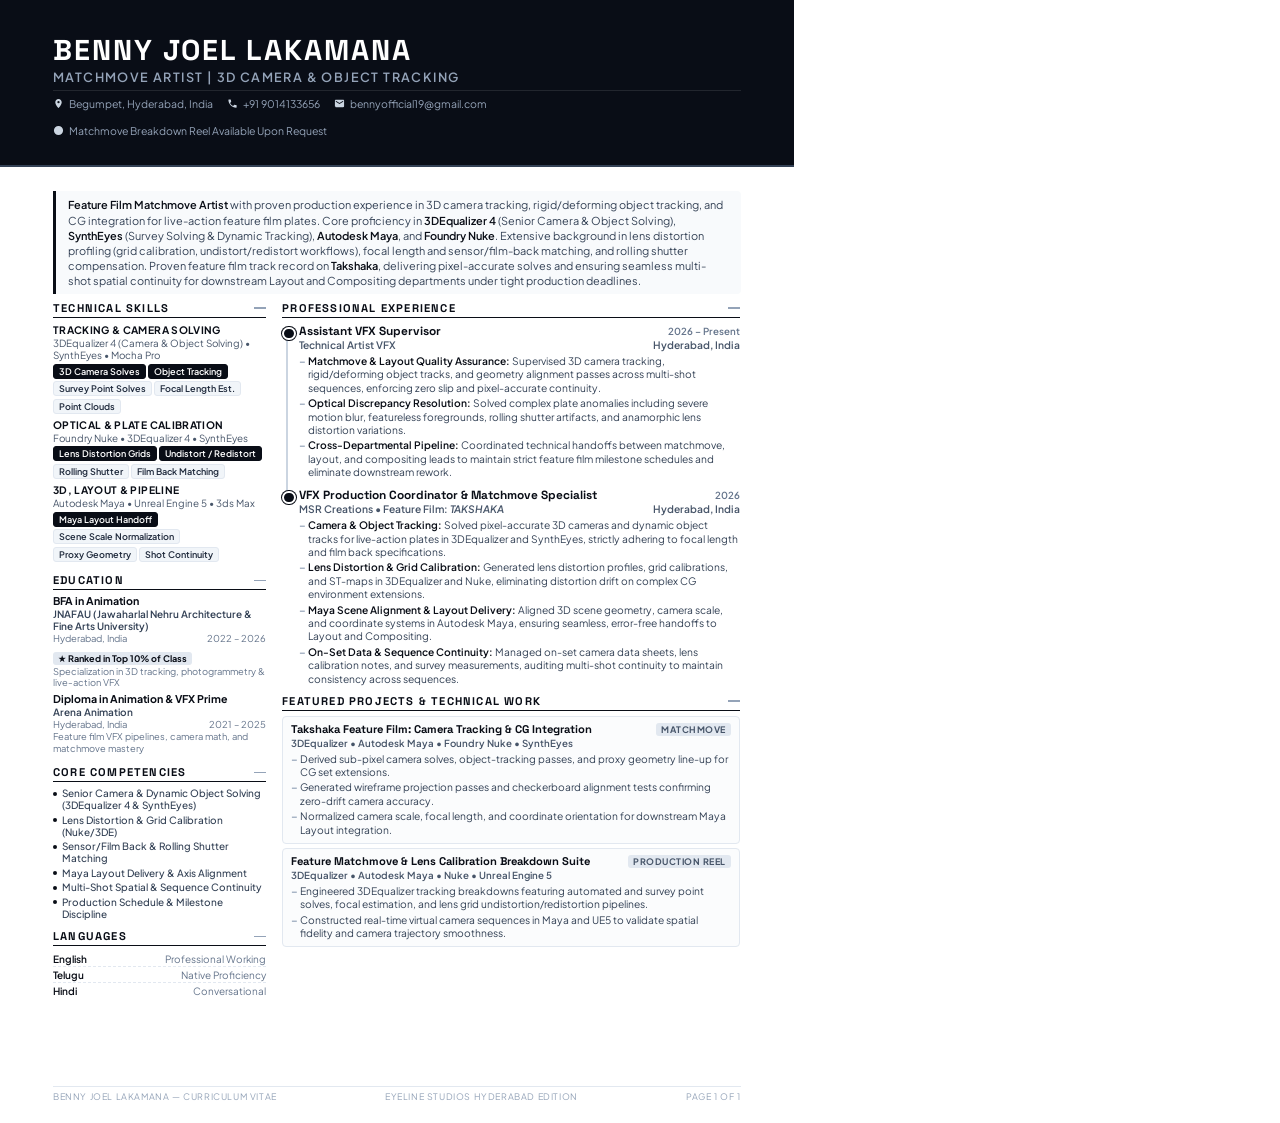
<file: assets/docs/Benny_Joel_Lakamana_Eyeline_Matchmove_Resume.html>
<!DOCTYPE html>
<html lang="en">
<head>
  <meta charset="UTF-8">
  <title>Benny Joel Lakamana - Eyeline Matchmove Artist</title>
  <style>
    @import url('https://fonts.googleapis.com/css2?family=Plus+Jakarta+Sans:wght@300;400;500;600;700;800&family=Space+Grotesk:wght@500;600;700&display=swap');

    @page { size: A4 portrait; margin: 0; }
    * { box-sizing: border-box; margin: 0; padding: 0; }

    html, body {
      width: 210mm;
      height: 297mm;
      max-height: 297mm;
      background: #ffffff;
      color: #1e293b;
      font-family: 'Plus Jakarta Sans', -apple-system, sans-serif;
      -webkit-print-color-adjust: exact;
      print-color-adjust: exact;
      overflow: hidden;
    }

    body {
      padding: 0;
      display: flex;
      flex-direction: column;
    }

    /* Hero Monolith Header */
    .hero-header {
      background: #090d16;
      color: #ffffff;
      padding: 9.5mm 14mm 7.5mm 14mm;
      border-bottom: 2.5px solid #334155;
    }

    .hero-top {
      display: flex;
      justify-content: space-between;
      align-items: flex-start;
      margin-bottom: 5px;
    }

    .hero-name-wrap {
      display: flex;
      flex-direction: column;
    }

    .hero-name {
      font-family: 'Space Grotesk', sans-serif;
      font-size: 21.5pt;
      font-weight: 700;
      letter-spacing: 2px;
      text-transform: uppercase;
      line-height: 1;
      color: #ffffff;
      margin-bottom: 4px;
    }

    .hero-role {
      font-size: 9.5pt;
      font-weight: 600;
      letter-spacing: 1.4px;
      text-transform: uppercase;
      color: #94a3b8;
    }

    .hero-contacts {
      display: flex;
      flex-wrap: wrap;
      align-items: center;
      gap: 14px;
      font-size: 7.9pt;
      color: #94a3b8;
      border-top: 1px solid rgba(255, 255, 255, 0.1);
      padding-top: 6px;
      margin-top: 4px;
    }

    .contact-item {
      display: inline-flex;
      align-items: center;
      gap: 5px;
    }

    .contact-item svg {
      width: 11px;
      height: 11px;
      fill: #cbd5e1;
    }

    /* Body Wrapper */
    .body-wrapper {
      padding: 6.5mm 14mm 5.5mm 14mm;
      flex: 1;
      display: flex;
      flex-direction: column;
      justify-content: space-between;
    }

    /* Summary Card */
    .summary-box {
      background: #f8fafc;
      border-left: 3px solid #090d16;
      border-radius: 0 4px 4px 0;
      padding: 6px 12px;
      font-size: 8.2pt;
      line-height: 1.38;
      color: #334155;
      margin-bottom: 7px;
    }

    .summary-box strong {
      color: #090d16;
      font-weight: 600;
    }

    /* Main Grid */
    .content-grid {
      display: grid;
      grid-template-columns: 31% 66.5%;
      gap: 16px;
      flex: 1;
    }

    .col-left, .col-right {
      display: flex;
      flex-direction: column;
      gap: 7px;
    }

    /* Headings */
    .section-head {
      font-family: 'Space Grotesk', sans-serif;
      font-size: 8.4pt;
      font-weight: 700;
      letter-spacing: 1.2px;
      text-transform: uppercase;
      color: #090d16;
      border-bottom: 1.5px solid #090d16;
      padding-bottom: 2px;
      margin-bottom: 5px;
      display: flex;
      justify-content: space-between;
      align-items: center;
    }

    .section-head::after {
      content: '';
      width: 12px;
      height: 1.5px;
      background: #94a3b8;
    }

    /* Left Column Content */
    .skill-unit {
      margin-bottom: 4.5px;
    }

    .skill-cat {
      font-size: 7.7pt;
      font-weight: 700;
      color: #090d16;
      text-transform: uppercase;
      letter-spacing: 0.35px;
      margin-bottom: 1px;
    }

    .skill-sub {
      font-size: 7.4pt;
      color: #475569;
      line-height: 1.25;
    }

    .chip-wrap {
      display: flex;
      flex-wrap: wrap;
      gap: 2.5px;
      margin-top: 2px;
    }

    .chip {
      font-size: 6.8pt;
      font-weight: 600;
      background: #f1f5f9;
      color: #1e293b;
      padding: 1px 5px;
      border-radius: 3px;
      border: 1px solid #e2e8f0;
    }

    .chip.dark {
      background: #090d16;
      color: #ffffff;
      border-color: #090d16;
    }

    /* Education */
    .edu-unit {
      margin-bottom: 4.5px;
    }

    .edu-title {
      font-size: 8pt;
      font-weight: 700;
      color: #090d16;
      line-height: 1.2;
    }

    .edu-place {
      font-size: 7.5pt;
      color: #334155;
      font-weight: 600;
    }

    .edu-row {
      display: flex;
      justify-content: space-between;
      font-size: 7.1pt;
      color: #64748b;
      margin-bottom: 1px;
    }

    .honor-badge {
      display: inline-block;
      font-size: 6.8pt;
      font-weight: 700;
      color: #090d16;
      background: #e2e8f0;
      padding: 1px 5px;
      border-radius: 3px;
      margin: 1px 0;
    }

    .edu-subnote {
      font-size: 7pt;
      color: #64748b;
      line-height: 1.22;
    }

    /* Competencies */
    .comp-unit {
      list-style: none;
    }

    .comp-item {
      font-size: 7.5pt;
      color: #334155;
      font-weight: 500;
      margin-bottom: 2.5px;
      display: flex;
      align-items: flex-start;
      gap: 5px;
      line-height: 1.2;
    }

    .comp-dot {
      width: 4px;
      height: 4px;
      background: #090d16;
      border-radius: 50%;
      margin-top: 4.5px;
      flex-shrink: 0;
    }

    /* Languages */
    .lang-row {
      display: flex;
      justify-content: space-between;
      font-size: 7.5pt;
      padding: 1.5px 0;
      border-bottom: 1px dashed #e2e8f0;
    }

    .lang-row:last-child { border-bottom: none; }
    .lang-row .name { color: #090d16; font-weight: 600; }
    .lang-row .level { color: #64748b; }

    /* Experience */
    .timeline {
      display: flex;
      flex-direction: column;
      gap: 6.5px;
    }

    .job-entry {
      position: relative;
      padding-left: 17px;
    }

    .job-entry::before {
      content: '';
      position: absolute;
      left: 4px;
      top: 8px;
      bottom: -13px;
      width: 1.5px;
      background: #cbd5e1;
      z-index: 1;
    }
    
    .job-entry:last-child::before {
      display: none;
    }

    .job-entry::after {
      content: '';
      position: absolute;
      left: 0;
      top: 3.5px;
      width: 9.5px;
      height: 9.5px;
      border-radius: 50%;
      background: #090d16;
      border: 2.5px solid #ffffff;
      box-shadow: 0 0 0 1px #090d16;
      z-index: 2;
    }

    .job-head {
      display: flex;
      justify-content: space-between;
      align-items: baseline;
    }

    .job-role {
      font-family: 'Space Grotesk', sans-serif;
      font-size: 8.9pt;
      font-weight: 700;
      color: #090d16;
    }

    .job-date {
      font-size: 7.3pt;
      font-weight: 600;
      color: #64748b;
    }

    .job-company {
      font-size: 7.7pt;
      font-weight: 600;
      color: #475569;
      display: flex;
      justify-content: space-between;
      margin-bottom: 3px;
    }

    .job-bullets {
      list-style: none;
    }

    .job-bullets li {
      position: relative;
      padding-left: 9px;
      font-size: 7.7pt;
      line-height: 1.3;
      color: #334155;
      margin-bottom: 2.2px;
    }

    .job-bullets li::before {
      content: '–';
      position: absolute;
      left: 0;
      color: #94a3b8;
      font-weight: 700;
    }

    .job-bullets li strong {
      color: #090d16;
      font-weight: 600;
    }

    /* Projects */
    .proj-panel {
      background: #fbfcfd;
      border: 1px solid #e2e8f0;
      border-radius: 4px;
      padding: 5px 8px;
      margin-bottom: 4px;
    }

    .proj-head {
      display: flex;
      justify-content: space-between;
      align-items: baseline;
      margin-bottom: 1px;
    }

    .proj-name {
      font-family: 'Space Grotesk', sans-serif;
      font-size: 8.4pt;
      font-weight: 700;
      color: #090d16;
    }

    .proj-tag {
      font-size: 6.7pt;
      font-weight: 700;
      text-transform: uppercase;
      letter-spacing: 0.5px;
      background: #e2e8f0;
      color: #475569;
      padding: 1px 5px;
      border-radius: 3px;
    }

    .proj-tools {
      font-size: 7.3pt;
      font-weight: 600;
      color: #475569;
      margin-bottom: 2.5px;
    }

    /* Footer */
    .footer {
      border-top: 1px solid #e2e8f0;
      padding-top: 4px;
      margin-top: 3px;
      display: flex;
      justify-content: space-between;
      font-size: 6.7pt;
      color: #94a3b8;
      letter-spacing: 0.6px;
      text-transform: uppercase;
    }
  </style>
</head>
<body>

  <!-- Hero Monolith Header -->
  <header class="hero-header">
    <div class="hero-top">
      <div class="hero-name-wrap">
        <h1 class="hero-name">Benny Joel Lakamana</h1>
        <div class="hero-role">Matchmove Artist | 3D Camera & Object Tracking</div>
      </div>
    </div>
    <div class="hero-contacts">
      <div class="contact-item">
        <svg viewBox="0 0 24 24"><path d="M12 2C8.13 2 5 5.13 5 9c0 5.25 7 13 7 13s7-7.75 7-13c0-3.87-3.13-7-7-7zm0 9.5a2.5 2.5 0 010-5 2.5 2.5 0 010 5z"/></svg>
        <span>Begumpet, Hyderabad, India</span>
      </div>
      <div class="contact-item">
        <svg viewBox="0 0 24 24"><path d="M6.62 10.79a15.053 15.053 0 006.59 6.59l2.2-2.2c.27-.27.67-.36 1.02-.24 1.12.37 2.33.57 3.57.57.55 0 1 .45 1 1V20c0 .55-.45 1-1 1-9.39 0-17-7.61-17-17 0-.55.45-1 1-1h3.5c.55 0 1 .45 1 1 0 1.25.2 2.45.57 3.57.11.35.03.74-.25 1.02l-2.2 2.2z"/></svg>
        <span>+91 9014133656</span>
      </div>
      <div class="contact-item">
        <svg viewBox="0 0 24 24"><path d="M20 4H4c-1.1 0-1.99.9-1.99 2L2 18c0 1.1.9 2 2 2h16c1.1 0 2-.9 2-2V6c0-1.1-.9-2-2-2zm0 4l-8 5-8-5V6l8 5 8-5v2z"/></svg>
        <span>bennyofficial19@gmail.com</span>
      </div>
      <div class="contact-item">
        <svg viewBox="0 0 24 24"><path d="M12 2a10 10 0 100 20 10 10 0 000-20zm1 17.93c3.95-.49 7-3.85 7-7.93 0-.62-.08-1.21-.21-1.79L15 15v1c0 1.1-.9 2-2 2v1.93zm-3-1.87v-1.06c0-.55-.45-1-1-1H6.1c-.06-.32-.1-.66-.1-1 0-2.52 1.34-4.73 3.32-5.96L11 9c.55 0 1-.45 1-1V6.21C11.33 6.07 10.68 6 10 6 6.69 6 4 8.69 4 12c0 2.82 1.55 5.27 3.84 6.55l2.16-.49z"/></svg>
        <span>Matchmove Breakdown Reel Available Upon Request</span>
      </div>
    </div>
  </header>

  <!-- Body Content -->
  <div class="body-wrapper">

    <!-- Executive Summary -->
    <div class="summary-box">
      <strong>Feature Film Matchmove Artist</strong> with proven production experience in 3D camera tracking, rigid/deforming object tracking, and CG integration for live-action feature film plates. Core proficiency in <strong>3DEqualizer 4</strong> (Senior Camera & Object Solving), <strong>SynthEyes</strong> (Survey Solving & Dynamic Tracking), <strong>Autodesk Maya</strong>, and <strong>Foundry Nuke</strong>. Extensive background in lens distortion profiling (grid calibration, undistort/redistort workflows), focal length and sensor/film-back matching, and rolling shutter compensation. Proven feature film track record on <strong>Takshaka</strong>, delivering pixel-accurate solves and ensuring seamless multi-shot spatial continuity for downstream Layout and Compositing departments under tight production deadlines.
    </div>

    <!-- Grid -->
    <div class="content-grid">

      <!-- Left Column -->
      <aside class="col-left">

        <!-- Technical Skills -->
        <section>
          <h2 class="section-head">Technical Skills</h2>
          <div class="skill-unit">
            <div class="skill-cat">Tracking & Camera Solving</div>
            <div class="skill-sub">3DEqualizer 4 (Camera & Object Solving) • SynthEyes • Mocha Pro</div>
            <div class="chip-wrap">
              <span class="chip dark">3D Camera Solves</span>
              <span class="chip dark">Object Tracking</span>
              <span class="chip">Survey Point Solves</span>
              <span class="chip">Focal Length Est.</span>
              <span class="chip">Point Clouds</span>
            </div>
          </div>
          <div class="skill-unit">
            <div class="skill-cat">Optical & Plate Calibration</div>
            <div class="skill-sub">Foundry Nuke • 3DEqualizer 4 • SynthEyes</div>
            <div class="chip-wrap">
              <span class="chip dark">Lens Distortion Grids</span>
              <span class="chip dark">Undistort / Redistort</span>
              <span class="chip">Rolling Shutter</span>
              <span class="chip">Film Back Matching</span>
            </div>
          </div>
          <div class="skill-unit">
            <div class="skill-cat">3D, Layout & Pipeline</div>
            <div class="skill-sub">Autodesk Maya • Unreal Engine 5 • 3ds Max</div>
            <div class="chip-wrap">
              <span class="chip dark">Maya Layout Handoff</span>
              <span class="chip">Scene Scale Normalization</span>
              <span class="chip">Proxy Geometry</span>
              <span class="chip">Shot Continuity</span>
            </div>
          </div>
        </section>

        <!-- Education -->
        <section>
          <h2 class="section-head">Education</h2>

          <div class="edu-unit">
            <div class="edu-title">BFA in Animation</div>
            <div class="edu-place">JNAFAU (Jawaharlal Nehru Architecture & Fine Arts University)</div>
            <div class="edu-row">
              <span>Hyderabad, India</span>
              <span>2022 – 2026</span>
            </div>
            <div class="honor-badge">★ Ranked in Top 10% of Class</div>
            <div class="edu-subnote">Specialization in 3D tracking, photogrammetry & live-action VFX</div>
          </div>

          <div class="edu-unit">
            <div class="edu-title">Diploma in Animation & VFX Prime</div>
            <div class="edu-place">Arena Animation</div>
            <div class="edu-row">
              <span>Hyderabad, India</span>
              <span>2021 – 2025</span>
            </div>
            <div class="edu-subnote">Feature film VFX pipelines, camera math, and matchmove mastery</div>
          </div>
        </section>

        <!-- Competencies -->
        <section>
          <h2 class="section-head">Core Competencies</h2>
          <ul class="comp-unit">
            <li class="comp-item"><span class="comp-dot"></span><span>Senior Camera & Dynamic Object Solving (3DEqualizer 4 & SynthEyes)</span></li>
            <li class="comp-item"><span class="comp-dot"></span><span>Lens Distortion & Grid Calibration (Nuke/3DE)</span></li>
            <li class="comp-item"><span class="comp-dot"></span><span>Sensor/Film Back & Rolling Shutter Matching</span></li>
            <li class="comp-item"><span class="comp-dot"></span><span>Maya Layout Delivery & Axis Alignment</span></li>
            <li class="comp-item"><span class="comp-dot"></span><span>Multi-Shot Spatial & Sequence Continuity</span></li>
            <li class="comp-item"><span class="comp-dot"></span><span>Production Schedule & Milestone Discipline</span></li>
          </ul>
        </section>

        <!-- Languages -->
        <section>
          <h2 class="section-head">Languages</h2>
          <div class="lang-row">
            <span class="name">English</span>
            <span class="level">Professional Working</span>
          </div>
          <div class="lang-row">
            <span class="name">Telugu</span>
            <span class="level">Native Proficiency</span>
          </div>
          <div class="lang-row">
            <span class="name">Hindi</span>
            <span class="level">Conversational</span>
          </div>
        </section>

      </aside>

      <!-- Right Column -->
      <main class="col-right">

        <!-- Experience -->
        <section>
          <h2 class="section-head">Professional Experience</h2>
          <div class="timeline">

            <div class="job-entry">
              <div class="job-head">
                <span class="job-role">Assistant VFX Supervisor</span>
                <span class="job-date">2026 – Present</span>
              </div>
              <div class="job-company">
                <span>Technical Artist VFX</span>
                <span>Hyderabad, India</span>
              </div>
              <ul class="job-bullets">
                <li><strong>Matchmove & Layout Quality Assurance:</strong> Supervised 3D camera tracking, rigid/deforming object tracks, and geometry alignment passes across multi-shot sequences, enforcing zero slip and pixel-accurate continuity.</li>
                <li><strong>Optical Discrepancy Resolution:</strong> Solved complex plate anomalies including severe motion blur, featureless foregrounds, rolling shutter artifacts, and anamorphic lens distortion variations.</li>
                <li><strong>Cross-Departmental Pipeline:</strong> Coordinated technical handoffs between matchmove, layout, and compositing leads to maintain strict feature film milestone schedules and eliminate downstream rework.</li>
              </ul>
            </div>

            <div class="job-entry">
              <div class="job-head">
                <span class="job-role">VFX Production Coordinator & Matchmove Specialist</span>
                <span class="job-date">2026</span>
              </div>
              <div class="job-company">
                <span>MSR Creations • Feature Film: <em>TAKSHAKA</em></span>
                <span>Hyderabad, India</span>
              </div>
              <ul class="job-bullets">
                <li><strong>Camera & Object Tracking:</strong> Solved pixel-accurate 3D cameras and dynamic object tracks for live-action plates in 3DEqualizer and SynthEyes, strictly adhering to focal length and film back specifications.</li>
                <li><strong>Lens Distortion & Grid Calibration:</strong> Generated lens distortion profiles, grid calibrations, and ST-maps in 3DEqualizer and Nuke, eliminating distortion drift on complex CG environment extensions.</li>
                <li><strong>Maya Scene Alignment & Layout Delivery:</strong> Aligned 3D scene geometry, camera scale, and coordinate systems in Autodesk Maya, ensuring seamless, error-free handoffs to Layout and Compositing.</li>
                <li><strong>On-Set Data & Sequence Continuity:</strong> Managed on-set camera data sheets, lens calibration notes, and survey measurements, auditing multi-shot continuity to maintain consistency across sequences.</li>
              </ul>
            </div>

          </div>
        </section>

        <!-- Projects -->
        <section>
          <h2 class="section-head">Featured Projects & Technical Work</h2>
          <div class="proj-panel">
            <div class="proj-head"><span class="proj-name">Takshaka Feature Film: Camera Tracking & CG Integration</span><span class="proj-tag">Matchmove</span></div>
            <div class="proj-tools">3DEqualizer • Autodesk Maya • Foundry Nuke • SynthEyes</div>
            <ul class="job-bullets">
              <li>Derived sub-pixel camera solves, object-tracking passes, and proxy geometry line-up for CG set extensions.</li>
              <li>Generated wireframe projection passes and checkerboard alignment tests confirming zero-drift camera accuracy.</li>
              <li>Normalized camera scale, focal length, and coordinate orientation for downstream Maya Layout integration.</li>
            </ul>
          </div>
          <div class="proj-panel">
            <div class="proj-head"><span class="proj-name">Feature Matchmove & Lens Calibration Breakdown Suite</span><span class="proj-tag">Production Reel</span></div>
            <div class="proj-tools">3DEqualizer • Autodesk Maya • Nuke • Unreal Engine 5</div>
            <ul class="job-bullets">
              <li>Engineered 3DEqualizer tracking breakdowns featuring automated and survey point solves, focal estimation, and lens grid undistortion/redistortion pipelines.</li>
              <li>Constructed real-time virtual camera sequences in Maya and UE5 to validate spatial fidelity and camera trajectory smoothness.</li>
            </ul>
          </div>
        </section>

      </main>
    </div>

    <!-- Footer -->
    <footer class="footer">
      <span>Benny Joel Lakamana — Curriculum Vitae</span>
      <span>Eyeline Studios Hyderabad Edition</span>
      <span>Page 1 of 1</span>
    </footer>

  </div>

</body>
</html>
</file>
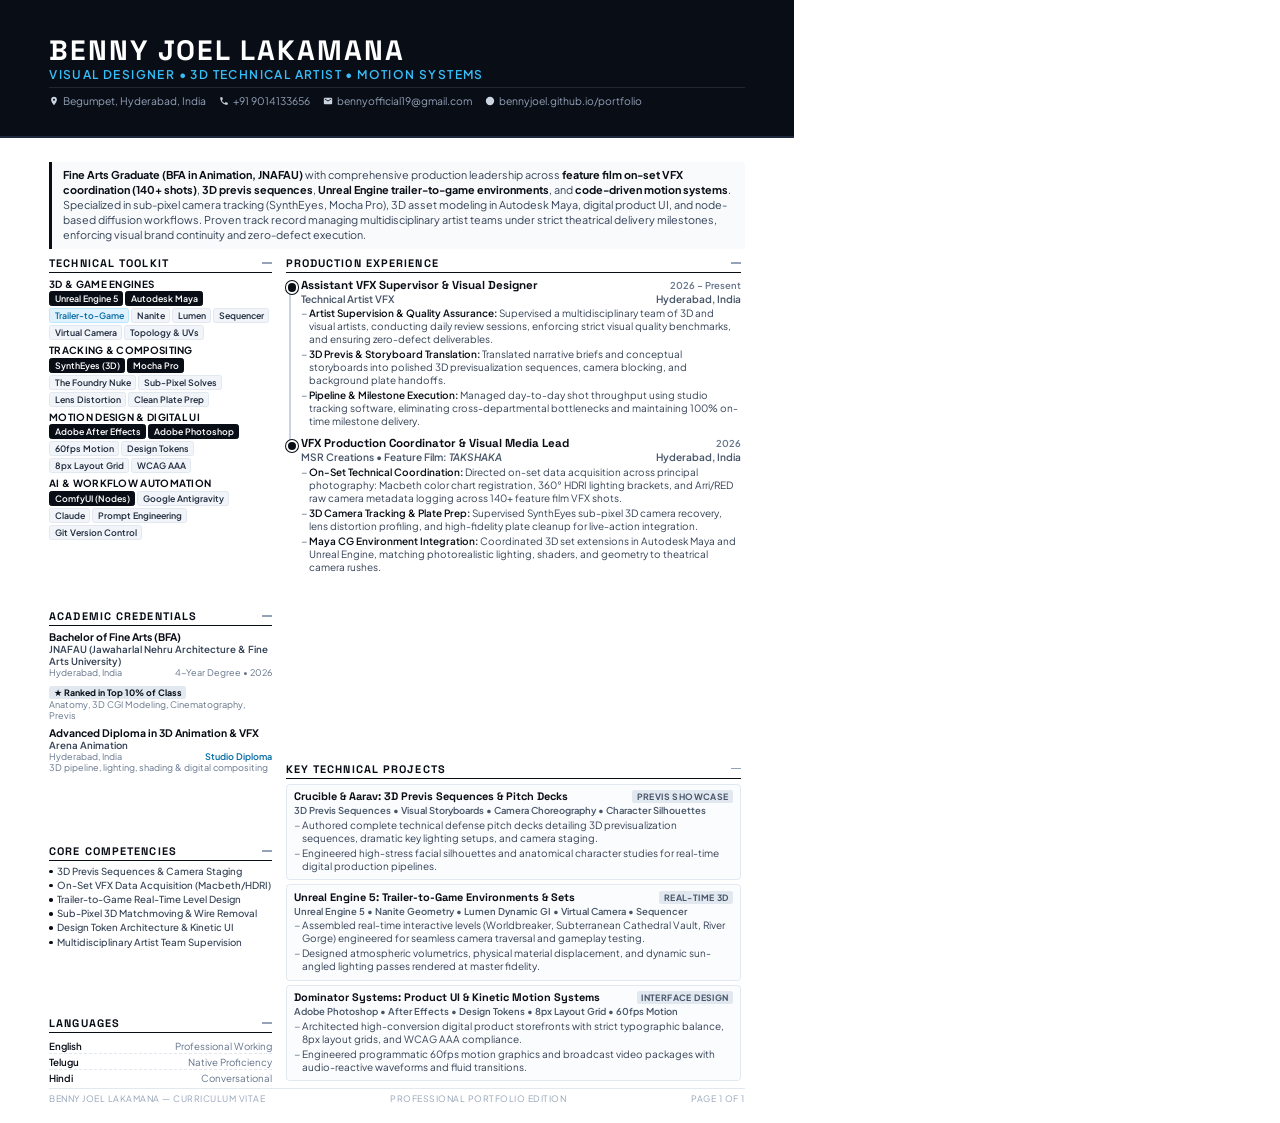
<file: assets/docs/Benny_Joel_Lakamana_Resume.html>
<!DOCTYPE html>
<html lang="en">
<head>
  <meta charset="UTF-8">
  <title>Benny Joel Lakamana - Curriculum Vitae</title>
  <style>
    @import url('https://fonts.googleapis.com/css2?family=Plus+Jakarta+Sans:wght@300;400;500;600;700;800&family=Space+Grotesk:wght@500;600;700&display=swap');

    @page { 
      size: A4 portrait; 
      margin: 0; 
    }
    * { 
      box-sizing: border-box; 
      margin: 0; 
      padding: 0; 
    }

    html, body {
      width: 210mm;
      height: 297mm;
      max-height: 297mm;
      background: #ffffff;
      color: #1e293b;
      font-family: 'Plus Jakarta Sans', -apple-system, sans-serif;
      -webkit-print-color-adjust: exact;
      print-color-adjust: exact;
      overflow: hidden;
    }

    body {
      padding: 0;
      display: flex;
      flex-direction: column;
      justify-content: space-between;
    }

    /* Hero Monolith Header */
    .hero-header {
      background: #090d16;
      color: #ffffff;
      padding: 9.5mm 13mm 7.5mm 13mm;
      border-bottom: 2.5px solid #1e293b;
    }

    .hero-top {
      display: flex;
      justify-content: space-between;
      align-items: flex-start;
      margin-bottom: 5px;
    }

    .hero-name-wrap {
      display: flex;
      flex-direction: column;
    }

    .hero-name {
      font-family: 'Space Grotesk', sans-serif;
      font-size: 21pt;
      font-weight: 700;
      letter-spacing: 2px;
      text-transform: uppercase;
      line-height: 1;
      color: #ffffff;
      margin-bottom: 3.5px;
    }

    .hero-role {
      font-size: 9pt;
      font-weight: 600;
      letter-spacing: 1.4px;
      text-transform: uppercase;
      color: #38bdf8;
    }

    .hero-contacts {
      display: flex;
      flex-wrap: wrap;
      align-items: center;
      gap: 13px;
      font-size: 7.8pt;
      color: #94a3b8;
      border-top: 1px solid rgba(255, 255, 255, 0.1);
      padding-top: 6px;
      margin-top: 4px;
    }

    .contact-item {
      display: inline-flex;
      align-items: center;
      gap: 4px;
    }

    .contact-item svg {
      width: 10px;
      height: 10px;
      fill: #cbd5e1;
    }

    /* Body Wrapper */
    .body-wrapper {
      padding: 6.5mm 13mm 5mm 13mm;
      flex: 1;
      display: flex;
      flex-direction: column;
      justify-content: space-between;
    }

    /* Executive Summary */
    .summary-box {
      background: #f8fafc;
      border-left: 3px solid #090d16;
      border-radius: 0 4px 4px 0;
      padding: 6px 11px;
      font-size: 8.1pt;
      line-height: 1.38;
      color: #334155;
      margin-bottom: 7px;
    }

    .summary-box strong {
      color: #090d16;
      font-weight: 700;
    }

    /* Content Grid */
    .content-grid {
      display: grid;
      grid-template-columns: 32% 65.5%;
      gap: 14px;
      flex: 1;
    }

    .col-left, .col-right {
      display: flex;
      flex-direction: column;
      justify-content: space-between;
    }

    /* Headings */
    .section-head {
      font-family: 'Space Grotesk', sans-serif;
      font-size: 8.2pt;
      font-weight: 700;
      letter-spacing: 1.1px;
      text-transform: uppercase;
      color: #090d16;
      border-bottom: 1.5px solid #090d16;
      padding-bottom: 2px;
      margin-bottom: 5px;
      display: flex;
      justify-content: space-between;
      align-items: center;
    }

    .section-head::after {
      content: '';
      width: 10px;
      height: 1.5px;
      background: #94a3b8;
    }

    /* Left Column Units */
    .skill-block {
      margin-bottom: 4px;
    }

    .skill-cat {
      font-size: 7.4pt;
      font-weight: 700;
      color: #090d16;
      text-transform: uppercase;
      letter-spacing: 0.3px;
      margin-bottom: 1px;
    }

    .chip-wrap {
      display: flex;
      flex-wrap: wrap;
      gap: 2px;
      margin-top: 1.5px;
    }

    .chip {
      font-size: 6.6pt;
      font-weight: 600;
      background: #f1f5f9;
      color: #1e293b;
      padding: 1px 4.5px;
      border-radius: 2.5px;
      border: 1px solid #e2e8f0;
      line-height: 1.25;
    }

    .chip.dark {
      background: #090d16;
      color: #ffffff;
      border-color: #090d16;
    }

    .chip.cyan {
      background: #e0f2fe;
      color: #0369a1;
      border-color: #bae6fd;
    }

    /* Education */
    .edu-unit {
      margin-bottom: 4.5px;
    }

    .edu-title {
      font-size: 7.8pt;
      font-weight: 700;
      color: #090d16;
      line-height: 1.2;
    }

    .edu-place {
      font-size: 7.3pt;
      color: #334155;
      font-weight: 600;
    }

    .edu-row {
      display: flex;
      justify-content: space-between;
      font-size: 6.8pt;
      color: #64748b;
      margin-bottom: 1px;
    }

    .honor-badge {
      display: inline-block;
      font-size: 6.6pt;
      font-weight: 700;
      color: #090d16;
      background: #e2e8f0;
      padding: 1px 4.5px;
      border-radius: 2.5px;
      margin: 1px 0;
    }

    .edu-subnote {
      font-size: 6.8pt;
      color: #64748b;
      line-height: 1.2;
    }

    /* Competencies */
    .comp-unit {
      list-style: none;
    }

    .comp-item {
      font-size: 7.3pt;
      color: #334155;
      font-weight: 500;
      margin-bottom: 2.5px;
      display: flex;
      align-items: flex-start;
      gap: 4px;
      line-height: 1.2;
    }

    .comp-dot {
      width: 3.5px;
      height: 3.5px;
      background: #090d16;
      border-radius: 50%;
      margin-top: 4px;
      flex-shrink: 0;
    }

    /* Languages */
    .lang-row {
      display: flex;
      justify-content: space-between;
      font-size: 7.3pt;
      padding: 1.5px 0;
      border-bottom: 1px dashed #e2e8f0;
    }

    .lang-row:last-child { border-bottom: none; }
    .lang-row .name { color: #090d16; font-weight: 600; }
    .lang-row .level { color: #64748b; }

    /* Experience */
    .timeline {
      display: flex;
      flex-direction: column;
      gap: 6px;
    }

    .job-entry {
      position: relative;
      padding-left: 15px;
    }

    .job-entry::before {
      content: '';
      position: absolute;
      left: 3.5px;
      top: 7px;
      bottom: -10px;
      width: 1.5px;
      background: #cbd5e1;
      z-index: 1;
    }

    .job-entry:last-child::before {
      display: none;
    }

    .job-entry::after {
      content: '';
      position: absolute;
      left: 0;
      top: 3.5px;
      width: 8.5px;
      height: 8.5px;
      border-radius: 50%;
      background: #090d16;
      border: 2px solid #ffffff;
      box-shadow: 0 0 0 1px #090d16;
      z-index: 2;
    }

    .job-head {
      display: flex;
      justify-content: space-between;
      align-items: baseline;
    }

    .job-role {
      font-family: 'Space Grotesk', sans-serif;
      font-size: 8.7pt;
      font-weight: 700;
      color: #090d16;
    }

    .job-date {
      font-size: 7.1pt;
      font-weight: 600;
      color: #64748b;
    }

    .job-company {
      font-size: 7.6pt;
      font-weight: 600;
      color: #475569;
      display: flex;
      justify-content: space-between;
      margin-bottom: 2.5px;
    }

    .job-bullets {
      list-style: none;
    }

    .job-bullets li {
      position: relative;
      padding-left: 8.5px;
      font-size: 7.5pt;
      line-height: 1.3;
      color: #334155;
      margin-bottom: 2px;
    }

    .job-bullets li::before {
      content: '–';
      position: absolute;
      left: 0;
      color: #94a3b8;
      font-weight: 700;
    }

    .job-bullets li strong {
      color: #090d16;
      font-weight: 600;
    }

    /* Projects */
    .proj-panel {
      background: #fbfcfd;
      border: 1px solid #e2e8f0;
      border-radius: 3.5px;
      padding: 4.5px 7px;
      margin-bottom: 4px;
    }

    .proj-head {
      display: flex;
      justify-content: space-between;
      align-items: baseline;
      margin-bottom: 1px;
    }

    .proj-name {
      font-family: 'Space Grotesk', sans-serif;
      font-size: 8.2pt;
      font-weight: 700;
      color: #090d16;
    }

    .proj-tag {
      font-size: 6.5pt;
      font-weight: 700;
      text-transform: uppercase;
      letter-spacing: 0.4px;
      background: #e2e8f0;
      color: #475569;
      padding: 1px 4.5px;
      border-radius: 2.5px;
    }

    .proj-tools {
      font-size: 7.1pt;
      font-weight: 600;
      color: #475569;
      margin-bottom: 2.5px;
    }

    /* Footer */
    .footer {
      border-top: 1px solid #e2e8f0;
      padding-top: 3.5px;
      margin-top: 3px;
      display: flex;
      justify-content: space-between;
      font-size: 6.6pt;
      color: #94a3b8;
      letter-spacing: 0.5px;
      text-transform: uppercase;
    }
  </style>
</head>
<body>

  <!-- Hero Monolith Header -->
  <header class="hero-header">
    <div class="hero-top">
      <div class="hero-name-wrap">
        <h1 class="hero-name">Benny Joel Lakamana</h1>
        <div class="hero-role">Visual Designer • 3D Technical Artist • Motion Systems</div>
      </div>
    </div>
    <div class="hero-contacts">
      <div class="contact-item">
        <svg viewBox="0 0 24 24"><path d="M12 2C8.13 2 5 5.13 5 9c0 5.25 7 13 7 13s7-7.75 7-13c0-3.87-3.13-7-7-7zm0 9.5a2.5 2.5 0 010-5 2.5 2.5 0 010 5z"/></svg>
        <span>Begumpet, Hyderabad, India</span>
      </div>
      <div class="contact-item">
        <svg viewBox="0 0 24 24"><path d="M6.62 10.79a15.053 15.053 0 006.59 6.59l2.2-2.2c.27-.27.67-.36 1.02-.24 1.12.37 2.33.57 3.57.57.55 0 1 .45 1 1V20c0 .55-.45 1-1 1-9.39 0-17-7.61-17-17 0-.55.45-1 1-1h3.5c.55 0 1 .45 1 1 0 1.25.2 2.45.57 3.57.11.35.03.74-.25 1.02l-2.2 2.2z"/></svg>
        <span>+91 9014133656</span>
      </div>
      <div class="contact-item">
        <svg viewBox="0 0 24 24"><path d="M20 4H4c-1.1 0-1.99.9-1.99 2L2 18c0 1.1.9 2 2 2h16c1.1 0 2-.9 2-2V6c0-1.1-.9-2-2-2zm0 4l-8 5-8-5V6l8 5 8-5v2z"/></svg>
        <span>bennyofficial19@gmail.com</span>
      </div>
      <div class="contact-item">
        <svg viewBox="0 0 24 24"><path d="M12 2a10 10 0 100 20 10 10 0 000-20zm1 17.93c3.95-.49 7-3.85 7-7.93 0-.62-.08-1.21-.21-1.79L15 15v1c0 1.1-.9 2-2 2v1.93zm-3-1.87v-1.06c0-.55-.45-1-1-1H6.1c-.06-.32-.1-.66-.1-1 0-2.52 1.34-4.73 3.32-5.96L11 9c.55 0 1-.45 1-1V6.21C11.33 6.07 10.68 6 10 6 6.69 6 4 8.69 4 12c0 2.82 1.55 5.27 3.84 6.55l2.16-.49z"/></svg>
        <span>bennyjoel.github.io/portfolio</span>
      </div>
    </div>
  </header>

  <!-- Body Content -->
  <div class="body-wrapper">

    <!-- Executive Summary -->
    <div class="summary-box">
      <strong>Fine Arts Graduate (BFA in Animation, JNAFAU)</strong> with comprehensive production leadership across <strong>feature film on-set VFX coordination (140+ shots)</strong>, <strong>3D previs sequences</strong>, <strong>Unreal Engine trailer-to-game environments</strong>, and <strong>code-driven motion systems</strong>. Specialized in sub-pixel camera tracking (SynthEyes, Mocha Pro), 3D asset modeling in Autodesk Maya, digital product UI, and node-based diffusion workflows. Proven track record managing multidisciplinary artist teams under strict theatrical delivery milestones, enforcing visual brand continuity and zero-defect execution.
    </div>

    <!-- Content Grid -->
    <div class="content-grid">

      <!-- Left Column -->
      <aside class="col-left">

        <!-- Technical Skills -->
        <section>
          <h2 class="section-head">Technical Toolkit</h2>

          <div class="skill-block">
            <div class="skill-cat">3D & Game Engines</div>
            <div class="chip-wrap">
              <span class="chip dark">Unreal Engine 5</span>
              <span class="chip dark">Autodesk Maya</span>
              <span class="chip cyan">Trailer-to-Game</span>
              <span class="chip">Nanite</span>
              <span class="chip">Lumen</span>
              <span class="chip">Sequencer</span>
              <span class="chip">Virtual Camera</span>
              <span class="chip">Topology & UVs</span>
            </div>
          </div>

          <div class="skill-block">
            <div class="skill-cat">Tracking & Compositing</div>
            <div class="chip-wrap">
              <span class="chip dark">SynthEyes (3D)</span>
              <span class="chip dark">Mocha Pro</span>
              <span class="chip">The Foundry Nuke</span>
              <span class="chip">Sub-Pixel Solves</span>
              <span class="chip">Lens Distortion</span>
              <span class="chip">Clean Plate Prep</span>
            </div>
          </div>

          <div class="skill-block">
            <div class="skill-cat">Motion Design & Digital UI</div>
            <div class="chip-wrap">
              <span class="chip dark">Adobe After Effects</span>
              <span class="chip dark">Adobe Photoshop</span>
              <span class="chip">60fps Motion</span>
              <span class="chip">Design Tokens</span>
              <span class="chip">8px Layout Grid</span>
              <span class="chip">WCAG AAA</span>
            </div>
          </div>

          <div class="skill-block">
            <div class="skill-cat">AI & Workflow Automation</div>
            <div class="chip-wrap">
              <span class="chip dark">ComfyUI (Nodes)</span>
              <span class="chip">Google Antigravity</span>
              <span class="chip">Claude</span>
              <span class="chip">Prompt Engineering</span>
              <span class="chip">Git Version Control</span>
            </div>
          </div>
        </section>

        <!-- Education -->
        <section>
          <h2 class="section-head">Academic Credentials</h2>

          <div class="edu-unit">
            <div class="edu-title">Bachelor of Fine Arts (BFA)</div>
            <div class="edu-place">JNAFAU (Jawaharlal Nehru Architecture & Fine Arts University)</div>
            <div class="edu-row">
              <span>Hyderabad, India</span>
              <span>4-Year Degree • 2026</span>
            </div>
            <div class="honor-badge">★ Ranked in Top 10% of Class</div>
            <div class="edu-subnote">Anatomy, 3D CGI Modeling, Cinematography, Previs</div>
          </div>

          <div class="edu-unit">
            <div class="edu-title">Advanced Diploma in 3D Animation & VFX</div>
            <div class="edu-place">Arena Animation</div>
            <div class="edu-row">
              <span>Hyderabad, India</span>
              <span style="font-weight:600; color:#0369a1;">Studio Diploma</span>
            </div>
            <div class="edu-subnote">3D pipeline, lighting, shading & digital compositing</div>
          </div>
        </section>

        <!-- Core Disciplines -->
        <section>
          <h2 class="section-head">Core Competencies</h2>
          <ul class="comp-unit">
            <li class="comp-item"><span class="comp-dot"></span><span>3D Previs Sequences & Camera Staging</span></li>
            <li class="comp-item"><span class="comp-dot"></span><span>On-Set VFX Data Acquisition (Macbeth/HDRI)</span></li>
            <li class="comp-item"><span class="comp-dot"></span><span>Trailer-to-Game Real-Time Level Design</span></li>
            <li class="comp-item"><span class="comp-dot"></span><span>Sub-Pixel 3D Matchmoving & Wire Removal</span></li>
            <li class="comp-item"><span class="comp-dot"></span><span>Design Token Architecture & Kinetic UI</span></li>
            <li class="comp-item"><span class="comp-dot"></span><span>Multidisciplinary Artist Team Supervision</span></li>
          </ul>
        </section>

        <!-- Languages -->
        <section>
          <h2 class="section-head">Languages</h2>
          <div class="lang-row">
            <span class="name">English</span>
            <span class="level">Professional Working</span>
          </div>
          <div class="lang-row">
            <span class="name">Telugu</span>
            <span class="level">Native Proficiency</span>
          </div>
          <div class="lang-row">
            <span class="name">Hindi</span>
            <span class="level">Conversational</span>
          </div>
        </section>

      </aside>

      <!-- Right Column -->
      <main class="col-right">

        <!-- Experience -->
        <section>
          <h2 class="section-head">Production Experience</h2>
          <div class="timeline">

            <div class="job-entry">
              <div class="job-head">
                <span class="job-role">Assistant VFX Supervisor & Visual Designer</span>
                <span class="job-date">2026 – Present</span>
              </div>
              <div class="job-company">
                <span>Technical Artist VFX</span>
                <span>Hyderabad, India</span>
              </div>
              <ul class="job-bullets">
                <li><strong>Artist Supervision & Quality Assurance:</strong> Supervised a multidisciplinary team of 3D and visual artists, conducting daily review sessions, enforcing strict visual quality benchmarks, and ensuring zero-defect deliverables.</li>
                <li><strong>3D Previs & Storyboard Translation:</strong> Translated narrative briefs and conceptual storyboards into polished 3D previsualization sequences, camera blocking, and background plate handoffs.</li>
                <li><strong>Pipeline & Milestone Execution:</strong> Managed day-to-day shot throughput using studio tracking software, eliminating cross-departmental bottlenecks and maintaining 100% on-time milestone delivery.</li>
              </ul>
            </div>

            <div class="job-entry">
              <div class="job-head">
                <span class="job-role">VFX Production Coordinator & Visual Media Lead</span>
                <span class="job-date">2026</span>
              </div>
              <div class="job-company">
                <span>MSR Creations • Feature Film: <em>TAKSHAKA</em></span>
                <span>Hyderabad, India</span>
              </div>
              <ul class="job-bullets">
                <li><strong>On-Set Technical Coordination:</strong> Directed on-set data acquisition across principal photography: Macbeth color chart registration, 360° HDRI lighting brackets, and Arri/RED raw camera metadata logging across 140+ feature film VFX shots.</li>
                <li><strong>3D Camera Tracking & Plate Prep:</strong> Supervised SynthEyes sub-pixel 3D camera recovery, lens distortion profiling, and high-fidelity plate cleanup for live-action integration.</li>
                <li><strong>Maya CG Environment Integration:</strong> Coordinated 3D set extensions in Autodesk Maya and Unreal Engine, matching photorealistic lighting, shaders, and geometry to theatrical camera rushes.</li>
              </ul>
            </div>

          </div>
        </section>

        <!-- Projects -->
        <section>
          <h2 class="section-head">Key Technical Projects</h2>

          <div class="proj-panel">
            <div class="proj-head">
              <span class="proj-name">Crucible & Aarav: 3D Previs Sequences & Pitch Decks</span>
              <span class="proj-tag">Previs Showcase</span>
            </div>
            <div class="proj-tools">3D Previs Sequences • Visual Storyboards • Camera Choreography • Character Silhouettes</div>
            <ul class="job-bullets">
              <li>Authored complete technical defense pitch decks detailing 3D previsualization sequences, dramatic key lighting setups, and camera staging.</li>
              <li>Engineered high-stress facial silhouettes and anatomical character studies for real-time digital production pipelines.</li>
            </ul>
          </div>

          <div class="proj-panel">
            <div class="proj-head">
              <span class="proj-name">Unreal Engine 5: Trailer-to-Game Environments & Sets</span>
              <span class="proj-tag">Real-Time 3D</span>
            </div>
            <div class="proj-tools">Unreal Engine 5 • Nanite Geometry • Lumen Dynamic GI • Virtual Camera • Sequencer</div>
            <ul class="job-bullets">
              <li>Assembled real-time interactive levels (Worldbreaker, Subterranean Cathedral Vault, River Gorge) engineered for seamless camera traversal and gameplay testing.</li>
              <li>Designed atmospheric volumetrics, physical material displacement, and dynamic sun-angled lighting passes rendered at master fidelity.</li>
            </ul>
          </div>

          <div class="proj-panel">
            <div class="proj-head">
              <span class="proj-name">Dominator Systems: Product UI & Kinetic Motion Systems</span>
              <span class="proj-tag">Interface Design</span>
            </div>
            <div class="proj-tools">Adobe Photoshop • After Effects • Design Tokens • 8px Layout Grid • 60fps Motion</div>
            <ul class="job-bullets">
              <li>Architected high-conversion digital product storefronts with strict typographic balance, 8px layout grids, and WCAG AAA compliance.</li>
              <li>Engineered programmatic 60fps motion graphics and broadcast video packages with audio-reactive waveforms and fluid transitions.</li>
            </ul>
          </div>

        </section>

      </main>
    </div>

    <!-- Footer -->
    <footer class="footer">
      <span>Benny Joel Lakamana — Curriculum Vitae</span>
      <span>Professional Portfolio Edition</span>
      <span>Page 1 of 1</span>
    </footer>

  </div>

</body>
</html>
</file>
